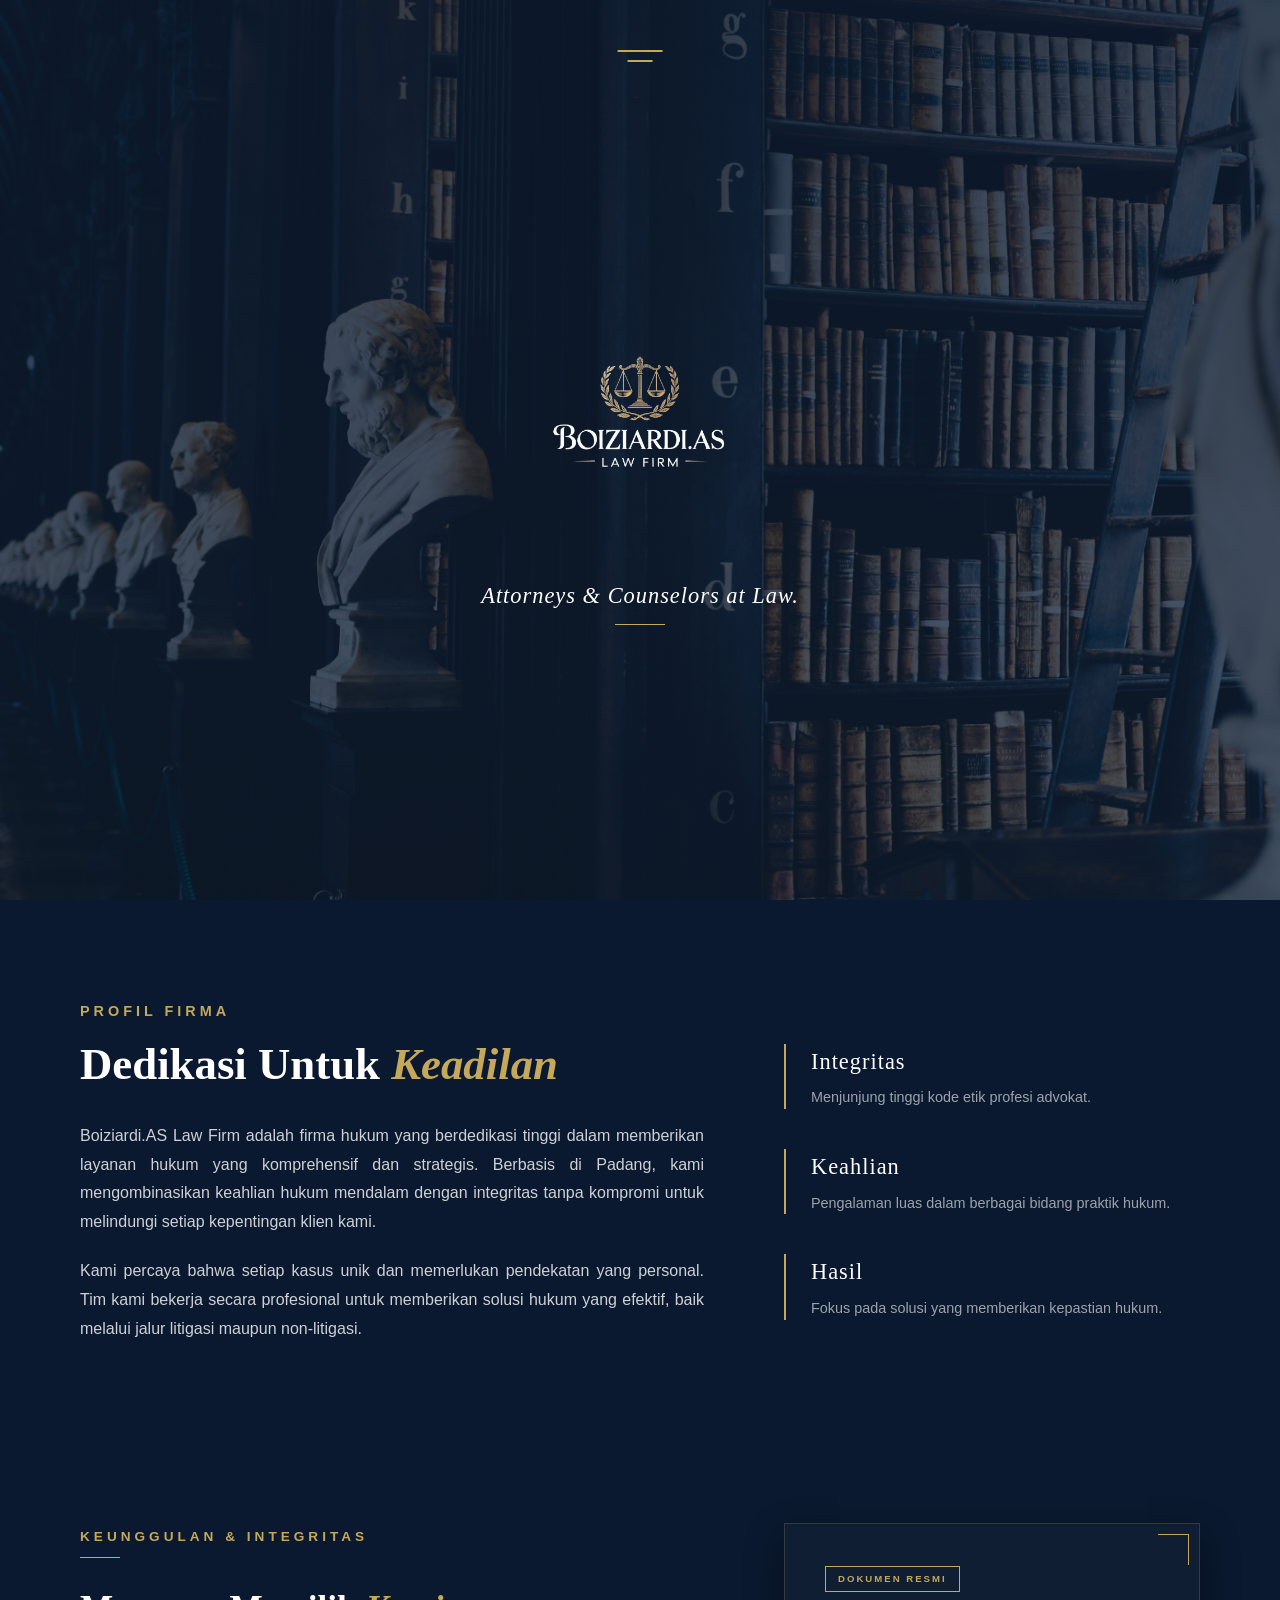
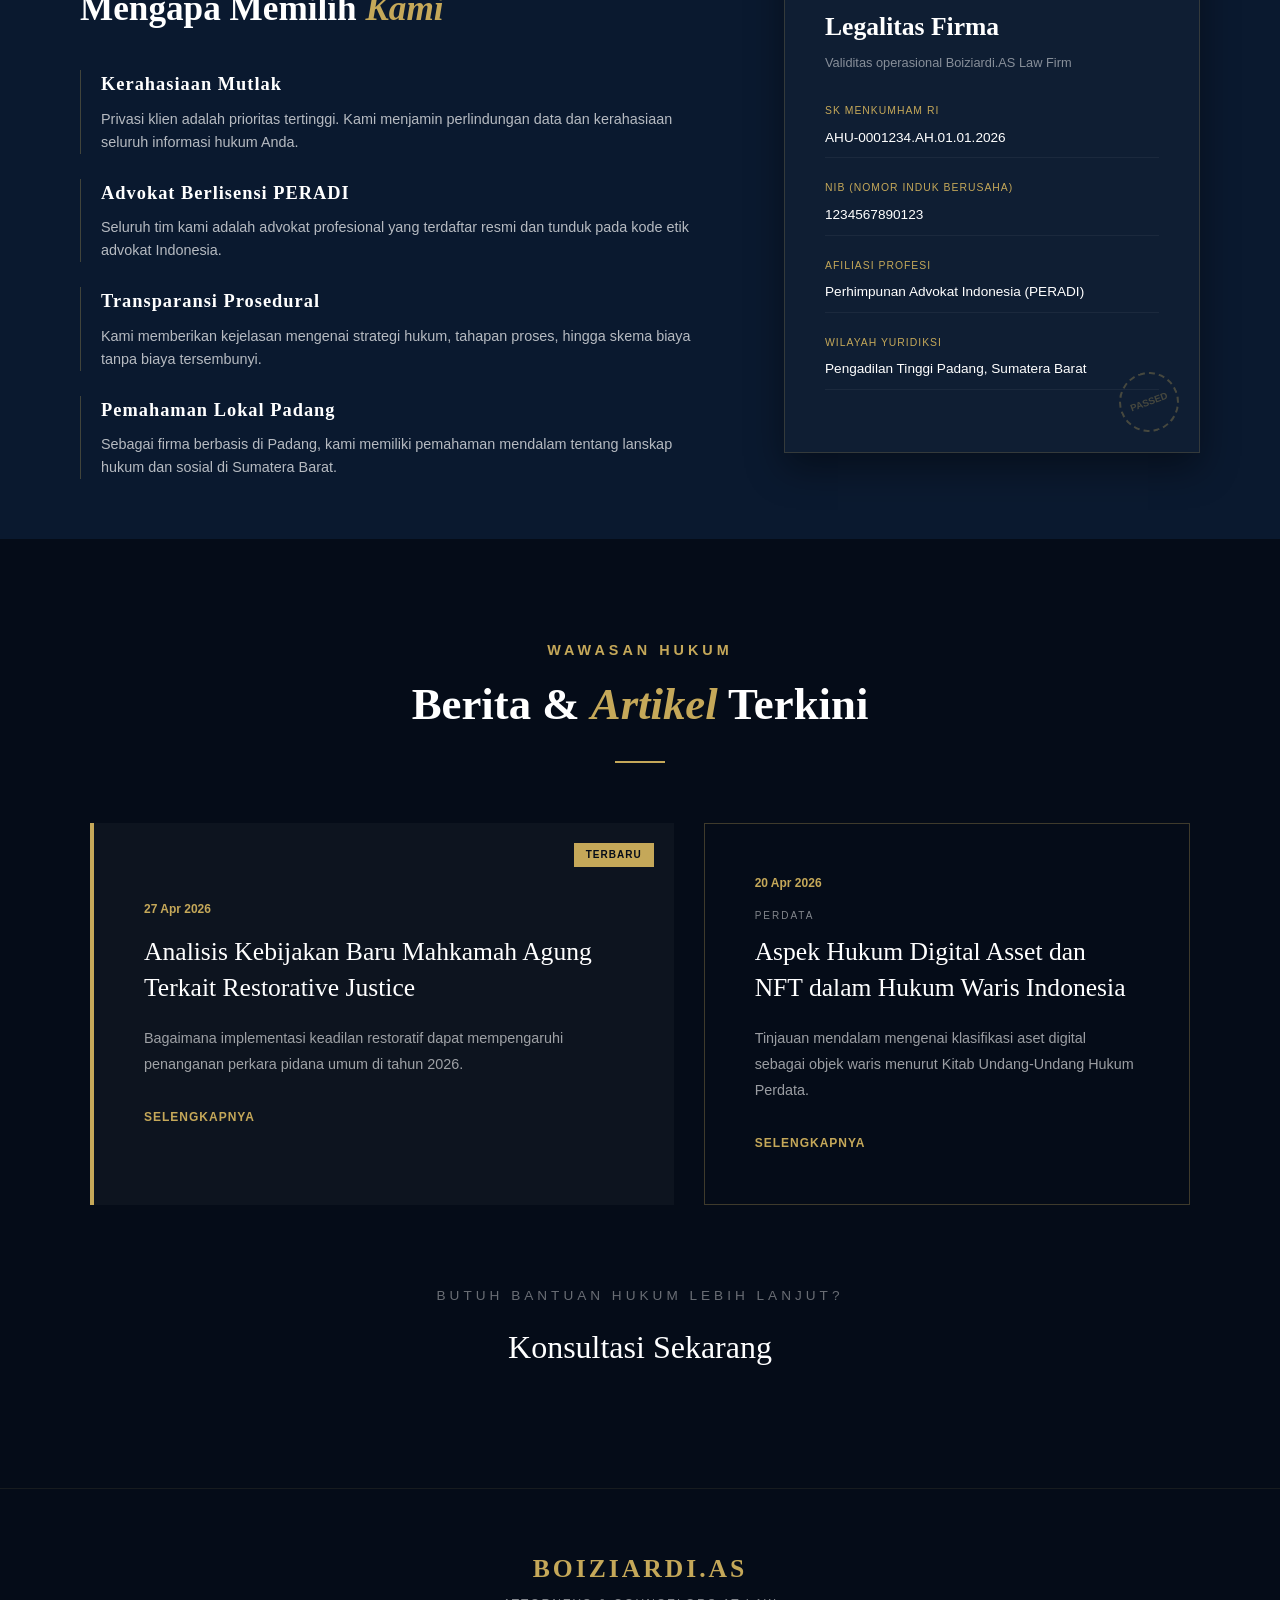
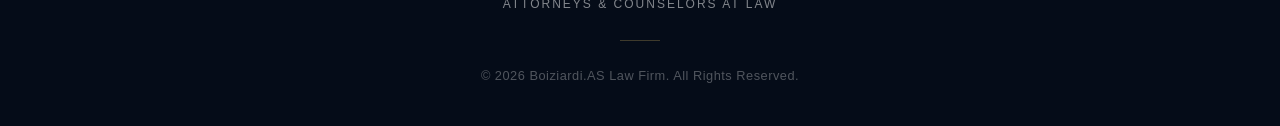
<file: index.html>
<!DOCTYPE html>
<html lang="id">
    <head>
    <link rel="stylesheet" href="Index.css">
</head>
<body>
    <!--Navigasi--> 
    <nav class="navbar">
        <input type="checkbox" id="menu-toggle" class="menu-checkbox">
        <label for="menu-toggle" class="menu-trigger">
    <div class="icon-wrapper">
        <span class="line-1"></span>
        <span class="line-2"></span>
    </div>
</label>
        <ul class="nav-menu">
            <li><a href="index.html">Beranda</a></li>
            <li><a href="Profil.html">Profil</a></li>
            <li><a href="Layanan.html">Layanan</a></li>
            <li><a href="Tim Kami.html">Tim Kami</a></li>
            <li><a href="Galeri.html">Galeri</a></li>
            <li><a href="Kontak.html">Kontak</a></li>
        </ul>
    </nav>
    
    <!--Home Page-->
    <section class="home-page" id="home">
        <div class="hero-content">
            <img src="Remove-bg Logo Boiziardi.png" alt="Boiziardi.As Law Firm Logo" class="main-logo">
            
            <p class="hero-title-ornament">
                Attorneys & Counselors at Law.
                <span class="gold-line"></span>
            </p>
        </div>
    </section>

    <!--Profil-->
    <section class="profile-section" id="about">
        <div class="container">
            <div class="profile-grid">
                <div class="profile-text">
                    <h3 class="sub-title">Profil Firma</h3>
                    <h2 class="main-title">Dedikasi Untuk <span class="gold-text">Keadilan</span></h2>
                    <p class="description">
                        Boiziardi.AS Law Firm adalah firma hukum yang berdedikasi tinggi dalam memberikan layanan hukum yang komprehensif dan strategis. Berbasis di Padang, kami mengombinasikan keahlian hukum mendalam dengan integritas tanpa kompromi untuk melindungi setiap kepentingan klien kami.
                    </p>
                    <p class="description">
                        Kami percaya bahwa setiap kasus unik dan memerlukan pendekatan yang personal. Tim kami bekerja secara profesional untuk memberikan solusi hukum yang efektif, baik melalui jalur litigasi maupun non-litigasi.
                    </p>
                </div>

                <div class="profile-stats">
                    <div class="stat-item">
                        <span class="stat-number">Integritas</span>
                        <p class="stat-desc">Menjunjung tinggi kode etik profesi advokat.</p>
                    </div>
                    <div class="stat-item">
                        <span class="stat-number">Keahlian</span>
                        <p class="stat-desc">Pengalaman luas dalam berbagai bidang praktik hukum.</p>
                    </div>
                    <div class="stat-item">
                        <span class="stat-number">Hasil</span>
                        <p class="stat-desc">Fokus pada solusi yang memberikan kepastian hukum.</p>
                    </div>
                </div>
            </div>
        </div>
    </section>

    <!--Mengapa Kami-->
    <section class="why-us-section" id="legalitas">
    <div class="container">
        <div class="why-us-flex">
            <div class="why-us-content">
                <div class="section-header-left">
                    <h3 class="sub-title">Keunggulan & Integritas</h3>
                    <h2 class="main-title">Mengapa Memilih <span class="gold-text">Kami</span></h2>
                </div>

                <div class="vertical-points">
                    <div class="point-item">
                        <h4>Kerahasiaan Mutlak</h4>
                        <p>Privasi klien adalah prioritas tertinggi. Kami menjamin perlindungan data dan kerahasiaan seluruh informasi hukum Anda.</p>
                    </div>
                    <div class="point-item">
                        <h4>Advokat Berlisensi PERADI</h4>
                        <p>Seluruh tim kami adalah advokat profesional yang terdaftar resmi dan tunduk pada kode etik advokat Indonesia.</p>
                    </div>
                    <div class="point-item">
                        <h4>Transparansi Prosedural</h4>
                        <p>Kami memberikan kejelasan mengenai strategi hukum, tahapan proses, hingga skema biaya tanpa biaya tersembunyi.</p>
                    </div>
                    <div class="point-item">
                        <h4>Pemahaman Lokal Padang</h4>
                        <p>Sebagai firma berbasis di Padang, kami memiliki pemahaman mendalam tentang lanskap hukum dan sosial di Sumatera Barat.</p>
                    </div>
                </div>
            </div>

            <div class="legal-panel">
                <div class="legal-card">
                    <div class="legal-header">
                        <div class="legal-stamp">DOKUMEN RESMI</div>
                        <h3>Legalitas Firma</h3>
                        <p>Validitas operasional Boiziardi.AS Law Firm</p>
                    </div>
                    
                    <div class="legal-list">
                        <div class="doc-row">
                            <small>SK MENKUMHAM RI</small>
                            <span>AHU-0001234.AH.01.01.2026</span>
                        </div>
                        <div class="doc-row">
                            <small>NIB (Nomor Induk Berusaha)</small>
                            <span>1234567890123</span>
                        </div>
                        <div class="doc-row">
                            <small>Afiliasi Profesi</small>
                            <span>Perhimpunan Advokat Indonesia (PERADI)</span>
                        </div>
                        <div class="doc-row">
                            <small>Wilayah Yuridiksi</small>
                            <span>Pengadilan Tinggi Padang, Sumatera Barat</span>
                        </div>
                    </div>

                    <div class="legal-seal">
                        <div class="seal-circle">PASSED</div>
                    </div>
                </div>
            </div>
        </div>
    </div>
</section>

    <!--Section Berita/News-->
    <section class="news-section" id="berita">
    <div class="container">
        <div class="section-header">
            <h3 class="sub-title">Wawasan Hukum</h3>
            <h2 class="main-title">Berita & <span class="gold-text">Artikel</span> Terkini</h2>
            <div class="gold-line-small"></div>
        </div>

        <div class="news-dual-layout">
            <article class="news-item item-featured">
                <div class="news-tag">Terbaru</div>
                <div class="news-body">
                    <span class="news-date">27 Apr 2026</span>
                    <h3>Analisis Kebijakan Baru Mahkamah Agung Terkait Restorative Justice</h3>
                    <p>Bagaimana implementasi keadilan restoratif dapat mempengaruhi penanganan perkara pidana umum di tahun 2026.</p>
                    <a href="#" class="news-link">Selengkapnya <i class="fas fa-arrow-right"></i></a>
                </div>
            </article>

            <article class="news-item item-outline">
                <div class="news-body">
                    <span class="news-date">20 Apr 2026</span>
                    <span class="news-cat">Perdata</span>
                    <h3>Aspek Hukum Digital Asset dan NFT dalam Hukum Waris Indonesia</h3>
                    <p>Tinjauan mendalam mengenai klasifikasi aset digital sebagai objek waris menurut Kitab Undang-Undang Hukum Perdata.</p>
                    <a href="#" class="news-link">Selengkapnya <i class="fas fa-arrow-right"></i></a>
                </div>
            </article>
        </div>
    </div>

    <div class="news-cta-container">
    <p class="cta-text">Butuh bantuan hukum lebih lanjut?</p>
    <a href="kontak.html" class="btn-consult">
        Konsultasi Sekarang 
        <span class="btn-line"></span>
    </a>
</div>
</section>

    <footer class="minimal-footer">
    <div class="container">
        <div class="footer-content">
            <h3 class="footer-brand">BOIZIARDI.AS</h3>
            <p class="footer-tagline">Attorneys & Counselors at Law</p>
            <div class="footer-divider"></div>
            <p class="footer-copyright">© 2026 Boiziardi.AS Law Firm. All Rights Reserved.</p>
        </div>
    </div>
</footer>

    
</body>
</html>
</file>
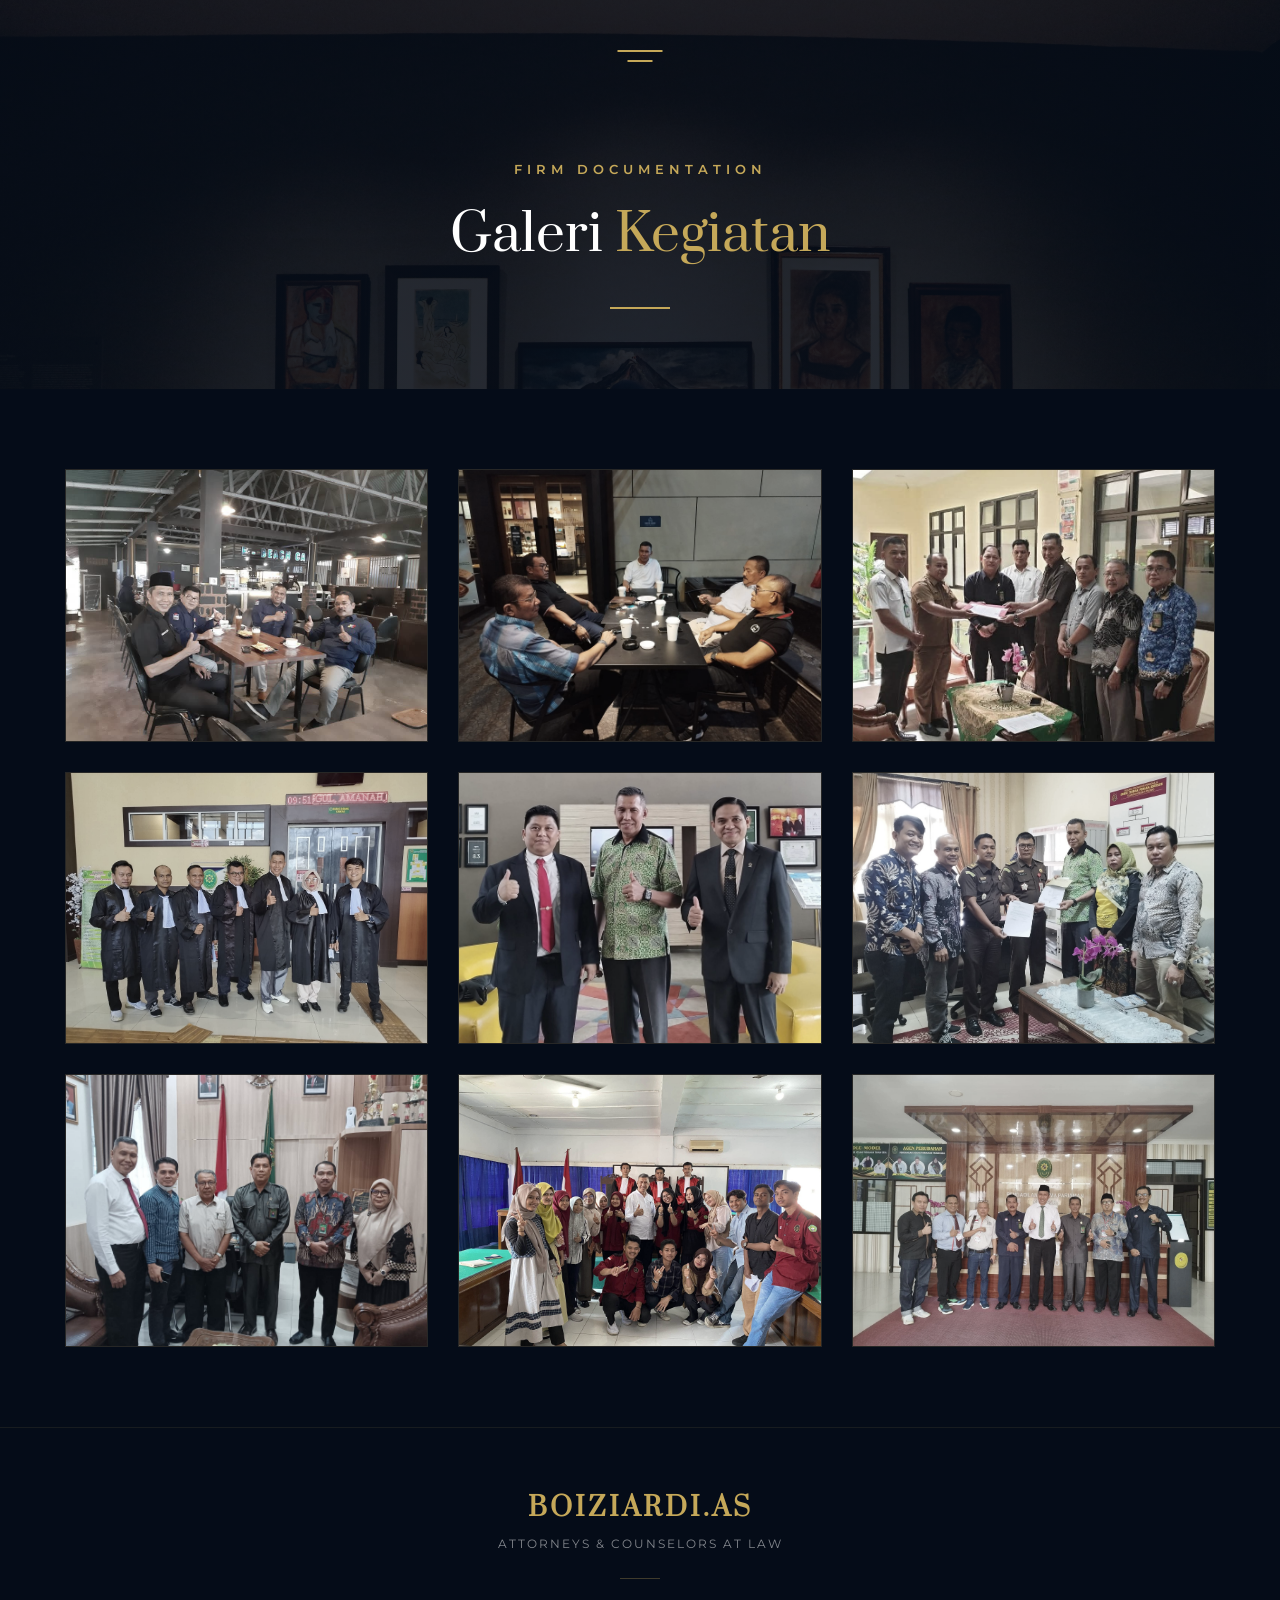
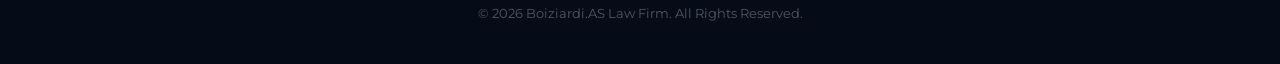
<file: Galeri.html>
<!DOCTYPE html>
<html lang="id">
<head>
    <meta charset="UTF-8">
    <meta name="viewport" content="width=device-width, initial-scale=1.0">
    <title>Galeri Dokumentasi - Boiziardi.AS Law Firm</title>
    <link href="https://fonts.googleapis.com/css2?family=Prata&family=Montserrat:wght@300;400;600&display=swap" rel="stylesheet">
    <link rel="stylesheet" href="Galeri.css">
</head>
<body>

    <nav class="navbar">
        <input type="checkbox" id="menu-toggle" class="menu-checkbox">
        <label for="menu-toggle" class="menu-trigger">
    <div class="icon-wrapper">
        <span class="line-1"></span>
        <span class="line-2"></span>
    </div>
</label>
        <ul class="nav-menu">
            <li><a href="index.html">Beranda</a></li>
            <li><a href="Profil.html">Profil</a></li>
            <li><a href="Layanan.html">Layanan</a></li>
            <li><a href="Tim Kami.html">Tim Kami</a></li>
            <li><a href="Galeri.html">Galeri</a></li>
            <li><a href="Kontak.html">Kontak</a></li>
        </ul>
    </nav>

    <header class="gallery-header">
        <div class="container">
            <span class="sub-title">Firm Documentation</span>
            <h1 class="main-title">Galeri <span class="gold-text">Kegiatan</span></h1>
            <div class="gold-line-center"></div>
        </div>
    </header>

    <section class="gallery-section">
        <div class="container">
            <div class="gallery-grid">
                
                <div class="gallery-item">
                    <img src="Galeri-1.jpeg" alt="Litigasi Perdata">
                    <div class="gallery-overlay">
                        <p class="gallery-cat">Non-Litigasi Perdata</p>
                        <h4 class="gallery-title">Kuasa BPR JKT Pariaman</h4>
                    </div>
                </div>

                <div class="gallery-item">
                    <img src="Galeri-2.jpeg" alt="Mediasi">
                    <div class="gallery-overlay">
                        <p class="gallery-cat">Hukum Bisnis</p>
                        <h4 class="gallery-title">Pendampingan Negosiasi Owner Aciak Mart</h4>
                    </div>
                </div>

                <div class="gallery-item">
                    <img src="Galeri-3.jpeg" alt="Agraria">
                    <div class="gallery-overlay">
                        <p class="gallery-cat">Litigasi Perdata</p>
                        <h4 class="gallery-title">ANMANING Eksekusi Perkara Wanprestasi</h4>
                    </div>
                </div>

                <div class="gallery-item">
                    <img src="Galeri-4.jpeg" alt="Mediasi">
                    <div class="gallery-overlay">
                        <p class="gallery-cat">Hukum Pidana</p>
                        <h4 class="gallery-title">Pendampingan Perkara Pidana</h4>
                    </div>
                </div>

                <div class="gallery-item">
                    <img src="Galeri-5.jpeg" alt="Mediasi">
                    <div class="gallery-overlay">
                        <p class="gallery-cat">Mediator</p>
                        <h4 class="gallery-title">Diskusi Mediasi</h4>
                    </div>
                </div>

                <div class="gallery-item">
                    <img src="Galeri-6.jpeg" alt="Mediasi">
                    <div class="gallery-overlay">
                        <p class="gallery-cat">Hukum Pidana</p>
                        <h4 class="gallery-title">Pendampidangan Perkara Pidana</h4>
                    </div>
                </div>

                <div class="gallery-item">
                    <img src="Galeri-7.jpeg" alt="Mediasi">
                    <div class="gallery-overlay">
                        <p class="gallery-cat">HAPTUN</p>
                        <h4 class="gallery-title">Silaturahmi dengan Ketua PTUN Padang</h4>
                    </div>
                </div>

                <div class="gallery-item">
                    <img src="Galeri-8.jpeg" alt="Mediasi">
                    <div class="gallery-overlay">
                        <p class="gallery-cat">Akademisi</p>
                        <h4 class="gallery-title">Pembina pada Peradilan Semu Fakultas Hukum Tamsis</h4>
                    </div>
                </div>

                <div class="gallery-item">
                    <img src="Galeri-9.jpeg" alt="Mediasi">
                    <div class="gallery-overlay">
                        <p class="gallery-cat">Pengadilan Agama</p>
                        <h4 class="gallery-title">Silaturahmi dengan Ketua Pengadilan Agama Pariaman</h4>
                    </div>
                </div>

            </div>
        </div>
    </section>

    <footer class="minimal-footer">
        <div class="container">
            <h3 class="footer-brand">BOIZIARDI.AS</h3>
            <p class="footer-tagline">Attorneys & Counselors at Law</p>
            <div class="footer-divider"></div>
            <p class="footer-copyright">© 2026 Boiziardi.AS Law Firm. All Rights Reserved.</p>
        </div>
    </footer>

</body>
</html>
</file>
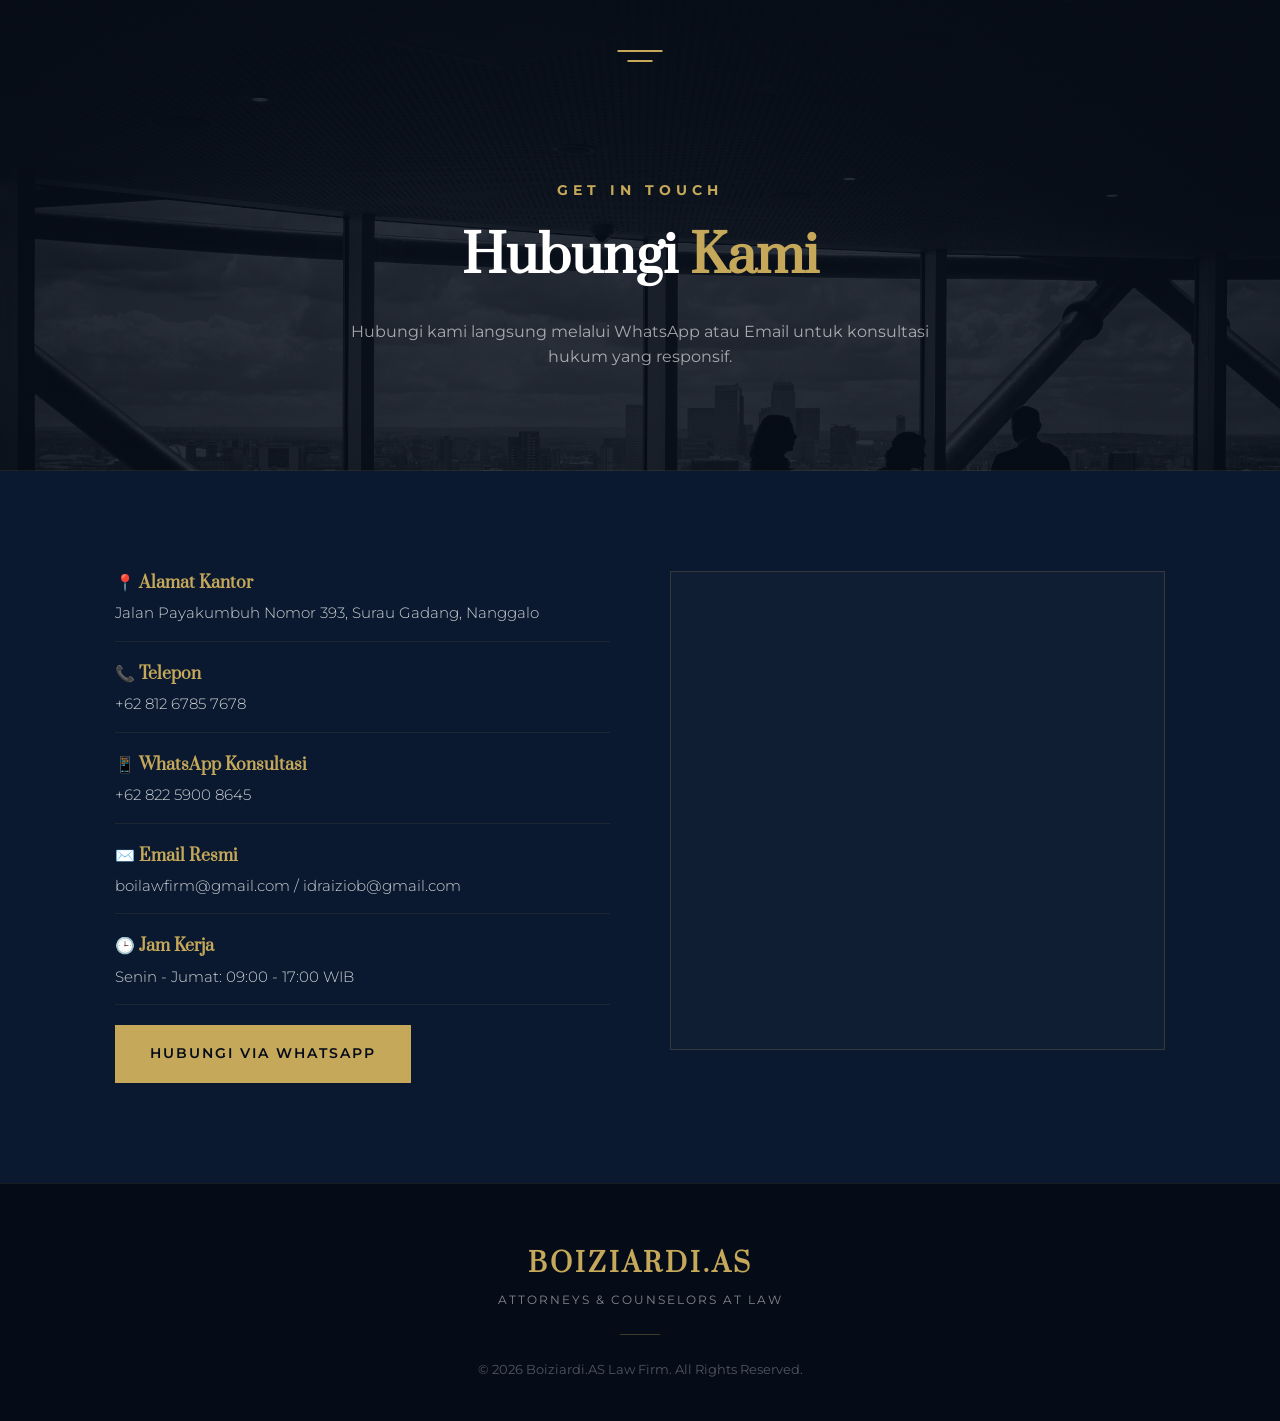
<file: Kontak.html>
<!DOCTYPE html>
<html lang="id">
<head>
    <meta charset="UTF-8">
    <meta name="viewport" content="width=device-width, initial-scale=1.0">
    <title>Kontak Kami - Boiziardi.AS Law Firm</title>
    <link href="https://fonts.googleapis.com/css2?family=Prata&family=Montserrat:wght@300;400;600&display=swap" rel="stylesheet">
    <link rel="stylesheet" href="Kontak.css">
</head>
<body>

    <nav class="navbar">
        <input type="checkbox" id="menu-toggle" class="menu-checkbox">
        <label for="menu-toggle" class="menu-trigger">
    <div class="icon-wrapper">
        <span class="line-1"></span>
        <span class="line-2"></span>
    </div>
</label>
        <ul class="nav-menu">
            <li><a href="index.html">Beranda</a></li>
            <li><a href="Profil.html">Profil</a></li>
            <li><a href="Layanan.html">Layanan</a></li>
            <li><a href="Tim Kami.html">Tim Kami</a></li>
            <li><a href="Galeri.html">Galeri</a></li>
            <li><a href="Kontak.html">Kontak</a></li>
        </ul>
    </nav>

    <header class="contact-header">
        <div class="container">
            <h3 class="sub-title">Get in Touch</h3>
            <h1 class="main-title">Hubungi <span class="gold-text">Kami</span></h1>
            <p class="header-desc">Hubungi kami langsung melalui WhatsApp atau Email untuk konsultasi hukum yang responsif.</p>
        </div>
    </header>

    <section class="contact-content-section">
        <div class="container">
            <div class="contact-grid">
                
                <div class="info-column">
    <div class="contact-box">
        <h4 class="gold-text">📍 Alamat Kantor</h4>
        <p>Jalan Payakumbuh Nomor 393, Surau Gadang, Nanggalo</p>
    </div>

    <div class="contact-box">
        <h4 class="gold-text">📞 Telepon</h4>
        <p>+62 812 6785 7678</p>
    </div>

    <div class="contact-box">
        <h4 class="gold-text">📱 WhatsApp Konsultasi</h4>
        <p>+62 822 5900 8645</p>
    </div>

    <div class="contact-box">
        <h4 class="gold-text">✉️ Email Resmi</h4>
        <p>boilawfirm@gmail.com / idraiziob@gmail.com</p> 
    </div>

    <div class="contact-box">
        <h4 class="gold-text">🕒 Jam Kerja</h4>
        <p>Senin - Jumat: 09:00 - 17:00 WIB</p>
    </div>

    <div class="action-buttons">
        <a href="https://wa.me/6282259008645" class="btn-wa">HUBUNGI VIA WHATSAPP</a>
    </div>
</div>

                <div class="map-column">
                    <div class="map-frame">
                        <iframe 
  src="https://www.google.com/maps/embed?pb=!1m18!1m12!1m3!1d3989.336118491879!2d100.36455117582297!3d-0.8912316353384218!2m3!1f0!2f0!3f0!3m2!1i1024!2i768!4f13.1!3m3!1m2!1s0x2fd4b8a0aeaeb6d1%3A0x7ac455a1735da0f2!2sJl.%20Payakumbuh%20No.393%2C%20Surau%20Gadang%2C%20Kec.%20Nanggalo%2C%20Kota%20Padang%2C%20Sumatera%20Barat%2025173!5e0!3m2!1sid!2sid!4v1714343200000!5m2!1sid!2sid" 
  width="100%" height="450" style="border:0;" allowfullscreen="" loading="lazy">
</iframe>
                    </div>
                </div>

            </div>
        </div>
    </section>

        <footer class="minimal-footer">
        <div class="container">
            <div class="footer-content">
                <h3 class="footer-brand">BOIZIARDI.AS</h3>
                <p class="footer-tagline">Attorneys & Counselors at Law</p>
                <div class="footer-divider"></div>
                <p class="footer-copyright">© 2026 Boiziardi.AS Law Firm. All Rights Reserved.</p>
            </div>
        </div>
    </footer>

</body>
</html>
</file>
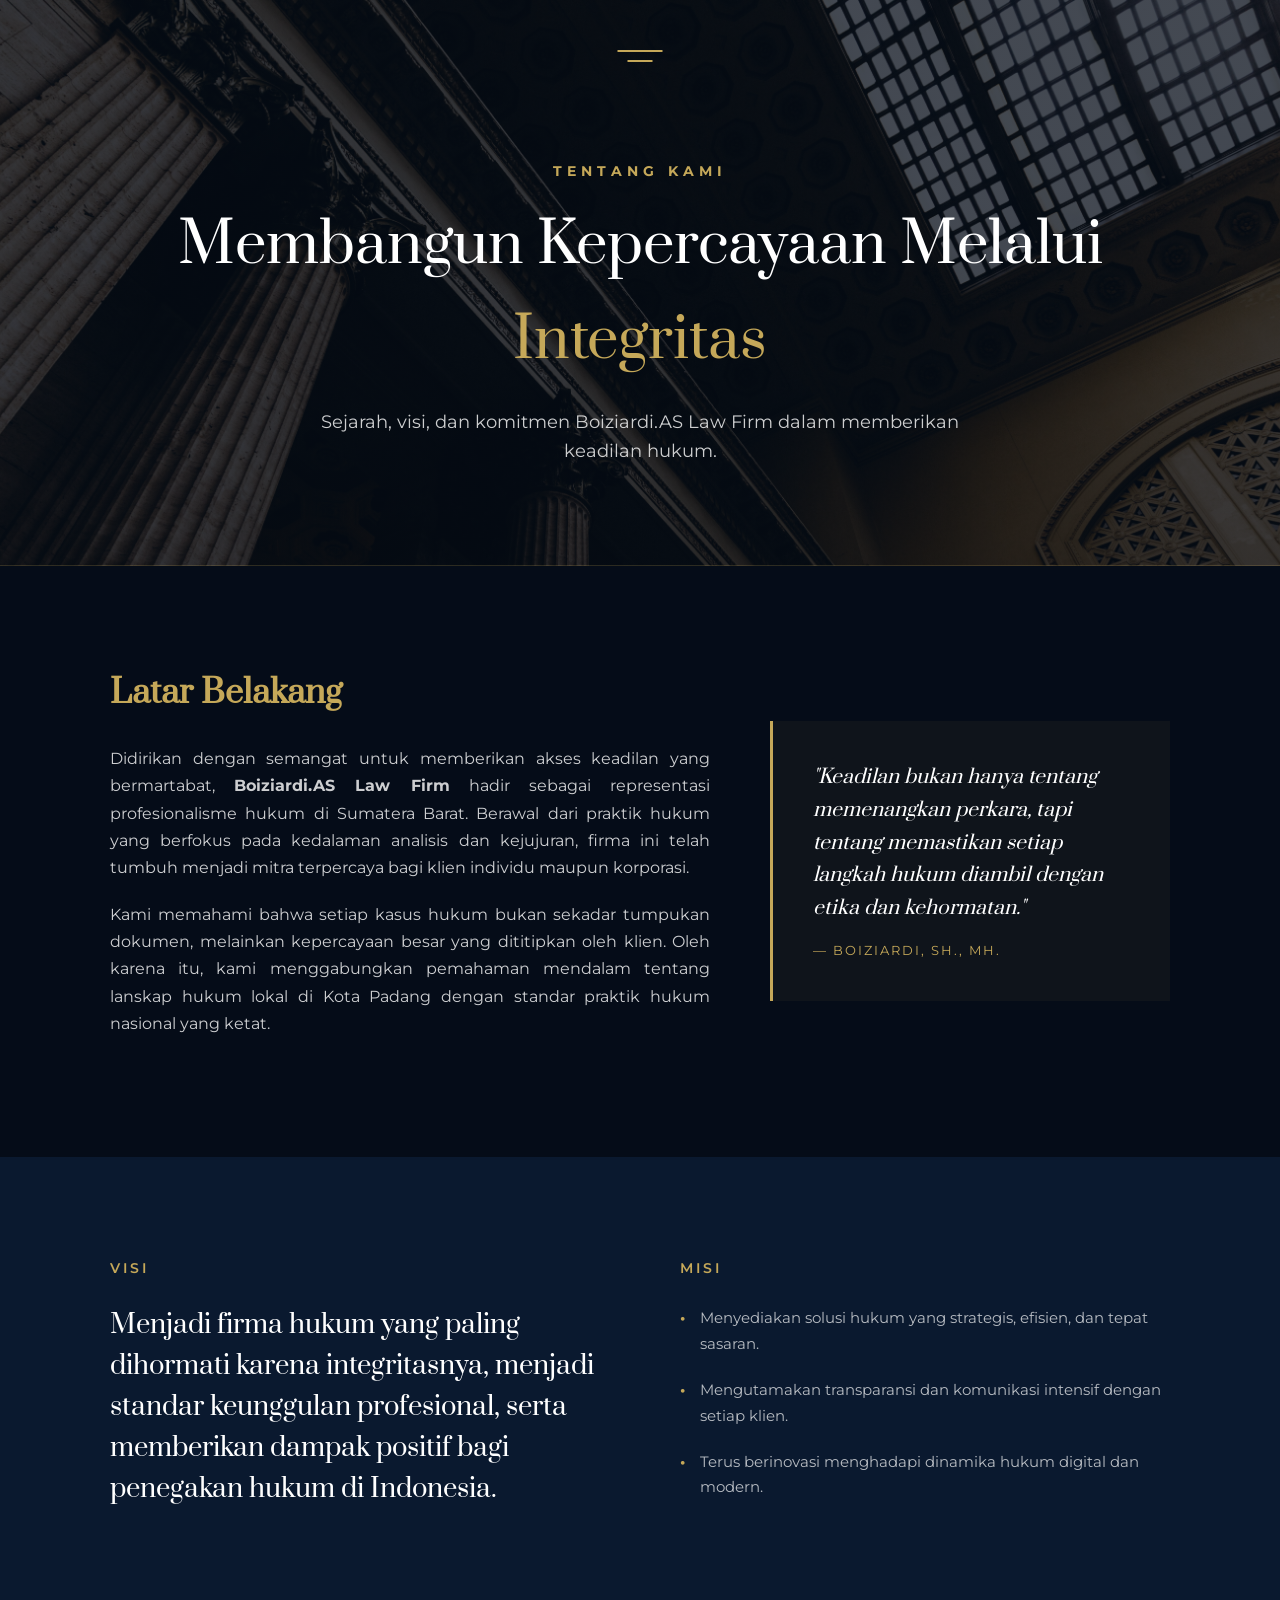
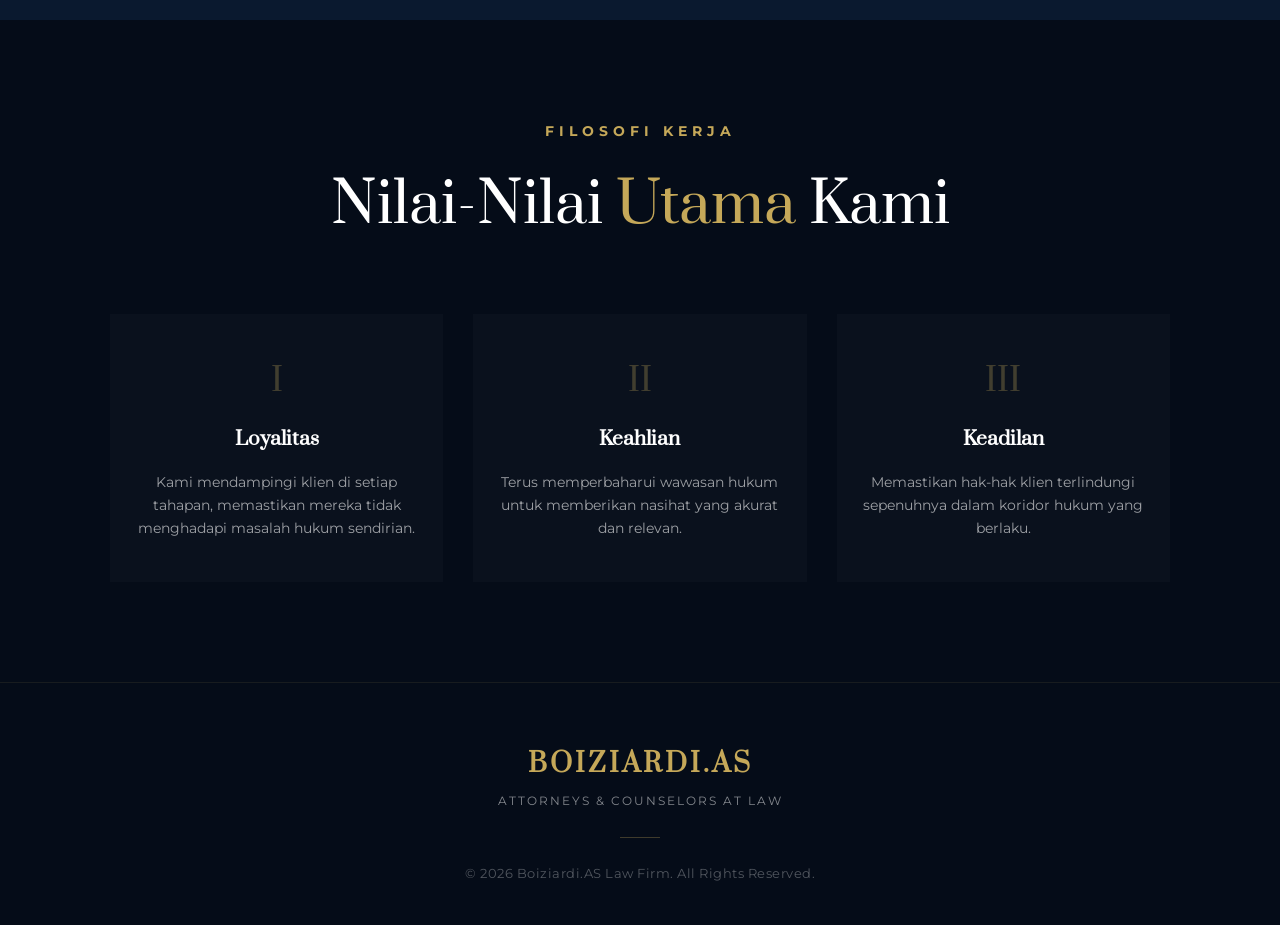
<file: Profil.html>
<!DOCTYPE html>
<html lang="id">
<head>
    <meta charset="UTF-8">
    <meta name="viewport" content="width=device-width, initial-scale=1.0">
    <title>Profil Firma - Boiziardi.AS Law Firm</title>
    <link rel="stylesheet" href="Profil.css">
    <link href="https://fonts.googleapis.com/css2?family=Prata&family=Montserrat:wght@300;400;600&display=swap" rel="stylesheet">
</head>
<body>

 <nav class="navbar">
        <input type="checkbox" id="menu-toggle" class="menu-checkbox">
        <label for="menu-toggle" class="menu-trigger">
    <div class="icon-wrapper">
        <span class="line-1"></span>
        <span class="line-2"></span>
    </div>
</label>
        <ul class="nav-menu">
            <li><a href="index.html">Beranda</a></li>
            <li><a href="Profil.html">Profil</a></li>
            <li><a href="Layanan.html">Layanan</a></li>
            <li><a href="Tim Kami.html">Tim Kami</a></li>
            <li><a href="Galeri.html">Galeri</a></li>
            <li><a href="Kontak.html">Kontak</a></li>
        </ul>
    </nav>

    <header class="profile-header">
        <div class="container">
            <h3 class="sub-title">Tentang Kami</h3>
            <h1 class="main-title">Membangun Kepercayaan Melalui <span class="gold-text">Integritas</span></h1>
            <p class="header-desc">Sejarah, visi, dan komitmen Boiziardi.AS Law Firm dalam memberikan keadilan hukum.</p>
        </div>
    </header>

    <section class="about-detail">
        <div class="container">
            <div class="about-grid">
                <div class="about-text">
                    <h3 class="gold-title">Latar Belakang</h3>
                    <p>Didirikan dengan semangat untuk memberikan akses keadilan yang bermartabat, <strong>Boiziardi.AS Law Firm</strong> hadir sebagai representasi profesionalisme hukum di Sumatera Barat. Berawal dari praktik hukum yang berfokus pada kedalaman analisis dan kejujuran, firma ini telah tumbuh menjadi mitra terpercaya bagi klien individu maupun korporasi.</p>
                    <p>Kami memahami bahwa setiap kasus hukum bukan sekadar tumpukan dokumen, melainkan kepercayaan besar yang dititipkan oleh klien. Oleh karena itu, kami menggabungkan pemahaman mendalam tentang lanskap hukum lokal di Kota Padang dengan standar praktik hukum nasional yang ketat.</p>
                </div>
                <div class="about-quote">
                    <p>"Keadilan bukan hanya tentang memenangkan perkara, tapi tentang memastikan setiap langkah hukum diambil dengan etika dan kehormatan."</p>
                    <span>— Boiziardi, SH., MH.</span>
                </div>
            </div>
        </div>
    </section>

    <section class="vision-mission-section" id="visi-misi">
    <div class="container">
        <div class="vm-minimal-wrapper">
            
            <div class="vm-col visi-col">
                <h3 class="gold-title-min">Visi</h3>
                <p class="vm-text-big">Menjadi firma hukum yang paling dihormati karena integritasnya, menjadi standar keunggulan profesional, serta memberikan dampak positif bagi penegakan hukum di Indonesia.</p>
            </div>

            <div class="vm-col misi-col">
                <h3 class="gold-title-min">Misi</h3>
                <ul class="vm-list-min">
                    <li>Menyediakan solusi hukum yang strategis, efisien, dan tepat sasaran.</li>
                    <li>Mengutamakan transparansi dan komunikasi intensif dengan setiap klien.</li>
                    <li>Terus berinovasi menghadapi dinamika hukum digital dan modern.</li>
                </ul>
            </div>

        </div>
    </div>
</section>

    <section class="core-values">
        <div class="container">
            <div class="section-header-center">
                <h3 class="sub-title">Filosofi Kerja</h3>
                <h2 class="main-title">Nilai-Nilai <span class="gold-text">Utama</span> Kami</h2>
            </div>
            <div class="values-grid">
                <div class="value-item">
                    <span class="value-index">I</span>
                    <h4>Loyalitas</h4>
                    <p>Kami mendampingi klien di setiap tahapan, memastikan mereka tidak menghadapi masalah hukum sendirian.</p>
                </div>
                <div class="value-item">
                    <span class="value-index">II</span>
                    <h4>Keahlian</h4>
                    <p>Terus memperbaharui wawasan hukum untuk memberikan nasihat yang akurat dan relevan.</p>
                </div>
                <div class="value-item">
                    <span class="value-index">III</span>
                    <h4>Keadilan</h4>
                    <p>Memastikan hak-hak klien terlindungi sepenuhnya dalam koridor hukum yang berlaku.</p>
                </div>
            </div>
        </div>
    </section>

    <footer class="minimal-footer">
    <div class="container">
        <div class="footer-content">
            <h3 class="footer-brand">BOIZIARDI.AS</h3>
            <p class="footer-tagline">Attorneys & Counselors at Law</p>
            <div class="footer-divider"></div>
            <p class="footer-copyright">© 2026 Boiziardi.AS Law Firm. All Rights Reserved.</p>
        </div>
    </div>
</footer>

</body>
</html>
</file>
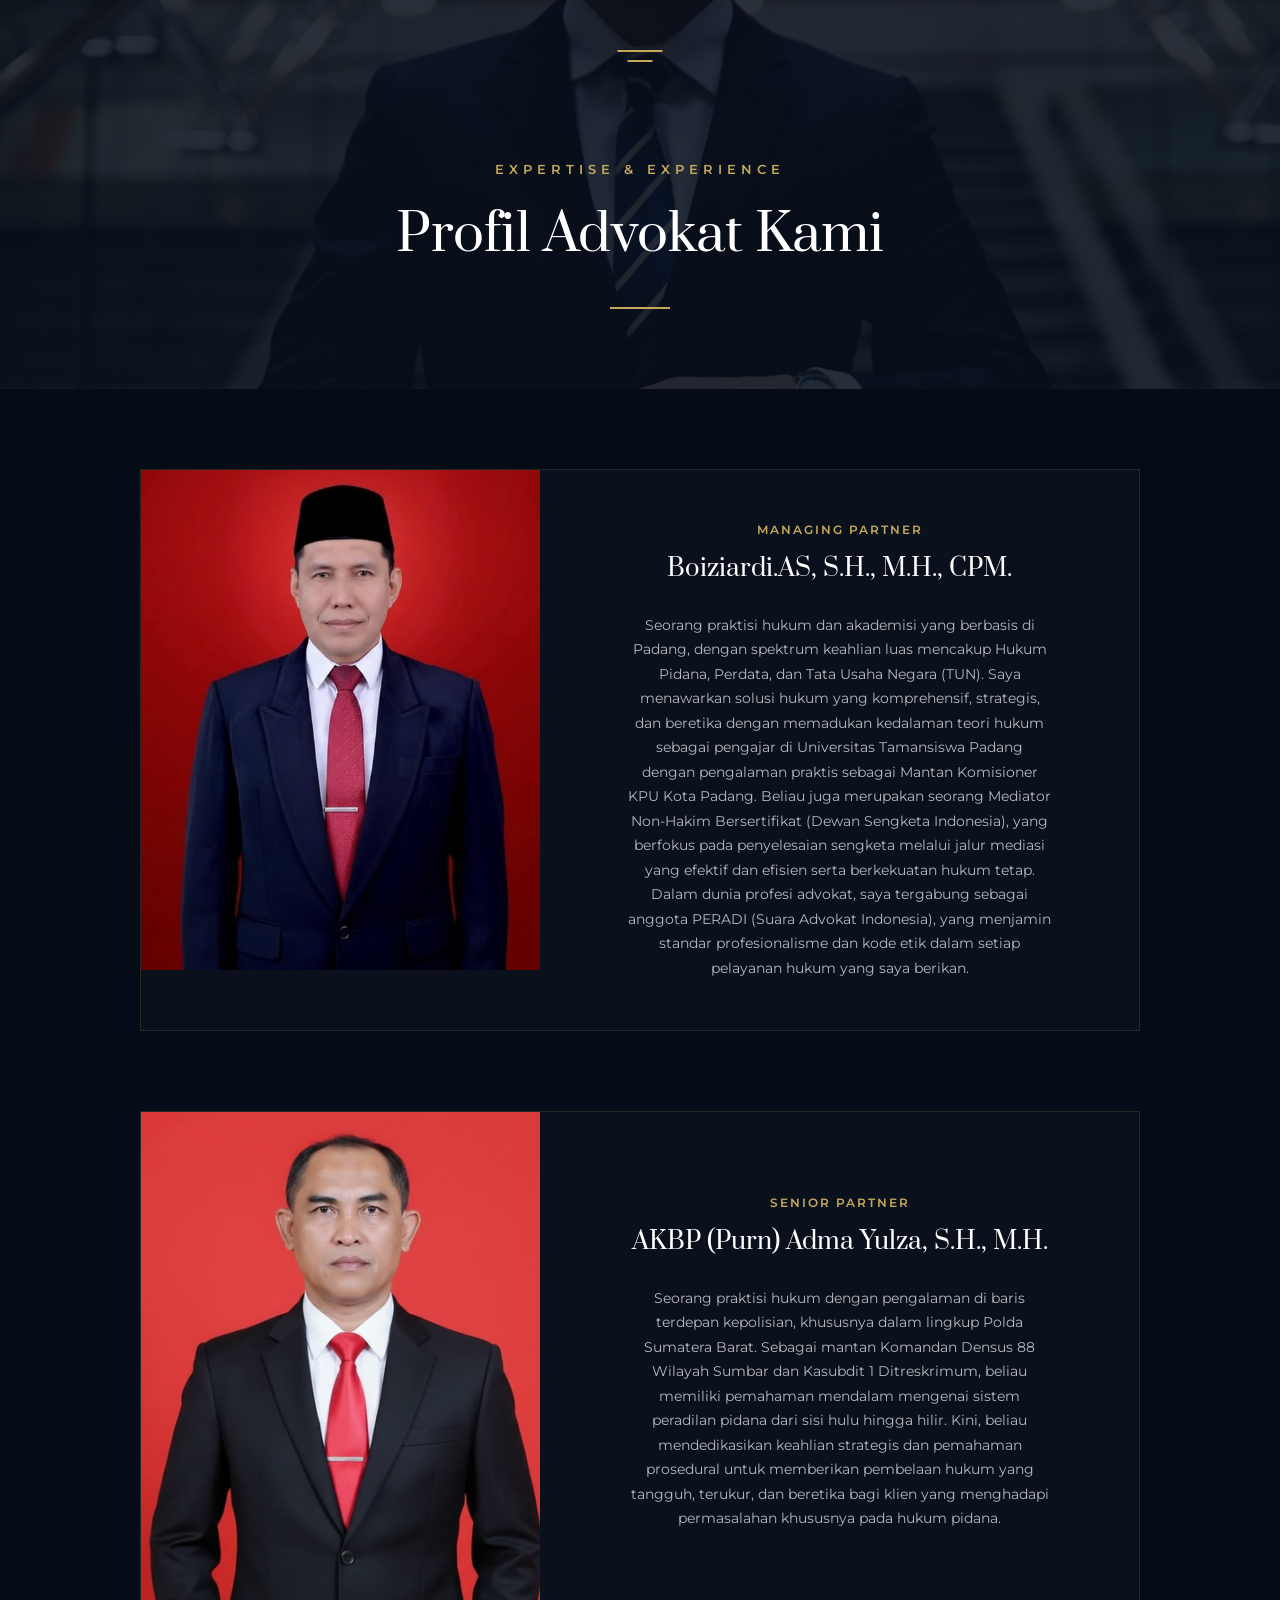
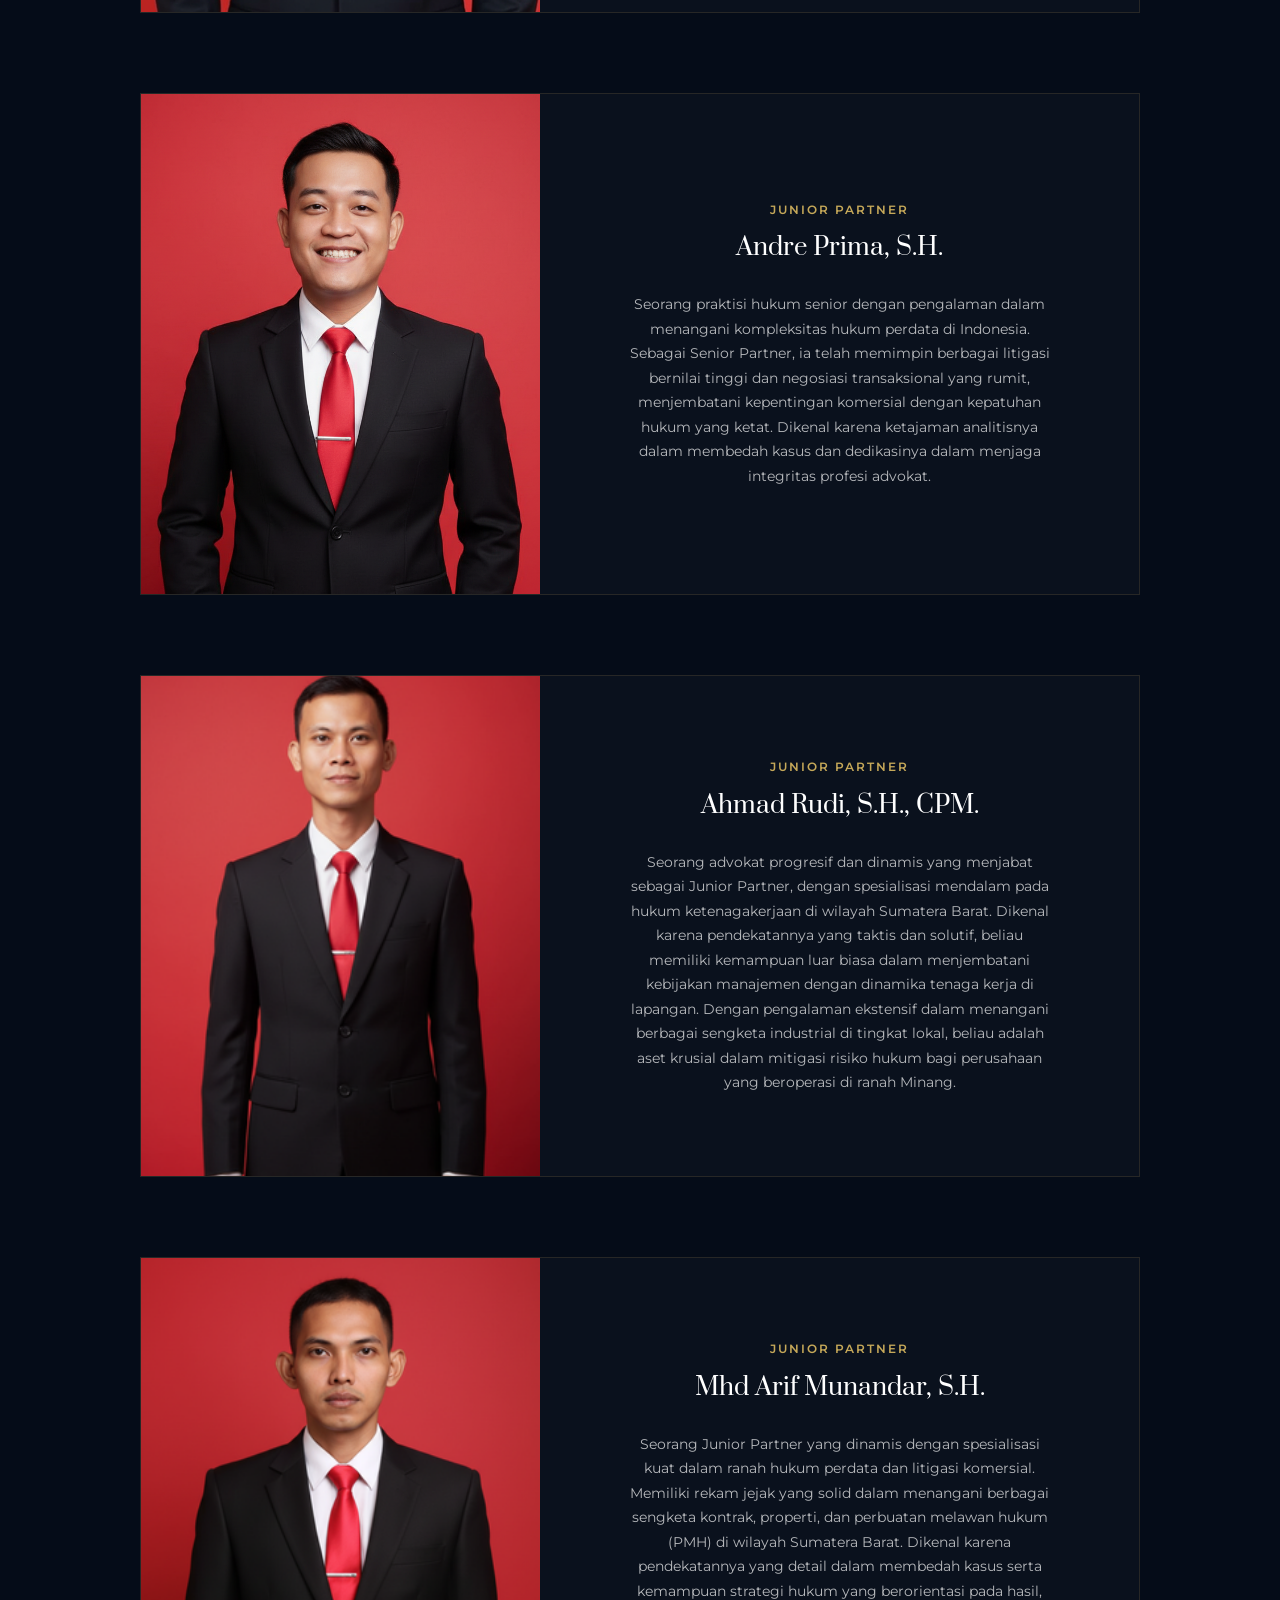
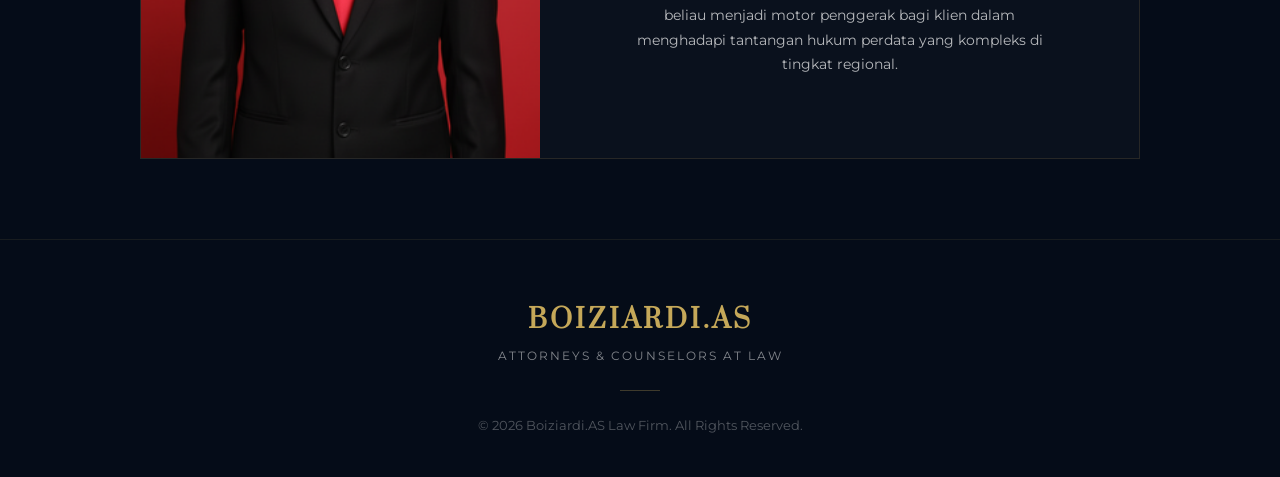
<file: Tim Kami.html>
<!DOCTYPE html>
<html lang="id">
<head>
    <meta charset="UTF-8">
    <meta name="viewport" content="width=device-width, initial-scale=1.0">
    <title>Tim Ahli - Boiziardi.AS Law Firm</title>
    <link rel="stylesheet" href="Tim Kami.css">
    <link href="https://fonts.googleapis.com/css2?family=Prata&family=Montserrat:wght@300;400;600&display=swap" rel="stylesheet">
</head>
<body>

    <nav class="navbar">
        <input type="checkbox" id="menu-toggle" class="menu-checkbox">
        <label for="menu-toggle" class="menu-trigger">
    <div class="icon-wrapper">
        <span class="line-1"></span>
        <span class="line-2"></span>
    </div>
</label>
        <ul class="nav-menu">
            <li><a href="index.html">Beranda</a></li>
            <li><a href="Profil.html">Profil</a></li>
            <li><a href="Layanan.html">Layanan</a></li>
            <li><a href="Tim Kami.html">Tim Kami</a></li>
            <li><a href="Galeri.html">Galeri</a></li>
            <li><a href="Kontak.html">Kontak</a></li>
        </ul>
    </nav>

    <header class="team-header">
        <div class="container">
            <h3 class="sub-title">Expertise & Experience</h3>
            <h1 class="main-title">Profil Advokat <span class="gold-text">Kami</span></h1>
            <div class="gold-line-center"></div>
        </div>
    </header>

    <section class="team-page-premium">
        <div class="container">
            <div class="leader-section">
    <div class="member-card horizontal-card">
        <div class="member-img-container">
            <img src="Boiziardi-Photo.png" alt="Boiziardi">
        </div>
        <div class="member-info">
            <p class="role-badge">Managing Partner</p>
            <h3>Boiziardi.AS, S.H., M.H., CPM.</h3>
            <p class="bio">Seorang praktisi hukum dan akademisi yang berbasis di Padang, dengan spektrum keahlian luas mencakup Hukum Pidana,
                Perdata, dan Tata Usaha Negara (TUN). Saya menawarkan solusi hukum yang komprehensif, strategis, dan beretika dengan memadukan
                kedalaman teori hukum sebagai pengajar di Universitas Tamansiswa Padang dengan pengalaman praktis sebagai Mantan Komisioner 
                KPU Kota Padang. Beliau juga merupakan seorang Mediator Non-Hakim Bersertifikat (Dewan Sengketa Indonesia), yang berfokus pada
                penyelesaian sengketa melalui jalur mediasi yang efektif dan efisien serta berkekuatan hukum tetap. Dalam dunia profesi advokat, saya tergabung 
                sebagai anggota PERADI (Suara Advokat Indonesia), yang menjamin standar profesionalisme dan kode etik dalam setiap pelayanan hukum 
                yang saya berikan.
                </p>
        </div>
    </div>
</div>

<div class="leader-section">
    <div class="member-card horizontal-card">
        <div class="member-img-container">
            <img src="Adma Yulza-Photo.png" alt="Adma">
        </div>
        <div class="member-info">
            <p class="role-badge">Senior Partner</p>
            <h3>AKBP (Purn) Adma Yulza, S.H., M.H.</h3>
            <p class="bio">Seorang praktisi hukum dengan pengalaman di baris terdepan kepolisian, khususnya dalam lingkup Polda Sumatera Barat.
                Sebagai mantan Komandan Densus 88 Wilayah Sumbar dan Kasubdit 1 Ditreskrimum, beliau memiliki pemahaman mendalam mengenai sistem 
                peradilan pidana dari sisi hulu hingga hilir. Kini, beliau mendedikasikan keahlian strategis dan pemahaman prosedural untuk 
                memberikan pembelaan hukum yang tangguh, terukur, dan beretika bagi klien yang menghadapi permasalahan khususnya pada hukum pidana.</p>
        </div>
    </div>
</div>

<div class="leader-section">
    <div class="member-card horizontal-card">
        <div class="member-img-container">
            <img src="Andre Prima-Photo.png" alt="Andre">
        </div>
        <div class="member-info">
            <p class="role-badge">Junior Partner</p>
            <h3>Andre Prima, S.H.</h3>
            <p class="bio">Seorang praktisi hukum senior dengan pengalaman  
                dalam menangani kompleksitas hukum perdata di Indonesia. Sebagai Senior Partner, ia telah memimpin 
                berbagai litigasi bernilai tinggi dan negosiasi transaksional yang rumit, menjembatani kepentingan 
                komersial dengan kepatuhan hukum yang ketat. Dikenal karena ketajaman analitisnya dalam membedah 
                kasus dan dedikasinya dalam menjaga integritas profesi advokat.</p>
        </div>
    </div>
</div>

<div class="leader-section">
    <div class="member-card horizontal-card">
        <div class="member-img-container">
            <img src="Ahmad Rudi-Photo.png" alt="Rudi">
        </div>
        <div class="member-info">
            <p class="role-badge">Junior Partner</p>
            <h3>Ahmad Rudi, S.H., CPM.</h3>
            <p class="bio">Seorang advokat progresif dan dinamis yang menjabat sebagai Junior Partner, 
                dengan spesialisasi mendalam pada hukum ketenagakerjaan di wilayah Sumatera Barat. 
                Dikenal karena pendekatannya yang taktis dan solutif, beliau memiliki kemampuan luar biasa 
                dalam menjembatani kebijakan manajemen dengan dinamika tenaga kerja di lapangan. 
                Dengan pengalaman ekstensif dalam menangani berbagai sengketa industrial di tingkat lokal, 
                beliau adalah aset krusial dalam mitigasi risiko hukum bagi perusahaan yang beroperasi di ranah Minang.</p>
        </div>
    </div>
</div>

<div class="leader-section">
    <div class="member-card horizontal-card">
        <div class="member-img-container">
            <img src="Arif Munandar-Photo.png" alt="Arif">
        </div>
        <div class="member-info">
            <p class="role-badge">Junior Partner</p>
            <h3>Mhd Arif Munandar, S.H.</h3>
            <p class="bio">Seorang Junior Partner yang dinamis dengan spesialisasi kuat dalam ranah hukum 
                perdata dan litigasi komersial. Memiliki rekam jejak yang solid dalam menangani berbagai 
                sengketa kontrak, properti, dan perbuatan melawan hukum (PMH) di wilayah Sumatera Barat. 
                Dikenal karena pendekatannya yang detail dalam membedah kasus serta kemampuan strategi hukum
                 yang berorientasi pada hasil, beliau menjadi motor penggerak bagi klien dalam menghadapi 
                 tantangan hukum perdata yang kompleks di tingkat regional.</p>
        </div>
    </div>
</div>
</section>

    <footer class="minimal-footer">
        <div class="container">
            <div class="footer-content">
                <h3 class="footer-brand">BOIZIARDI.AS</h3>
                <p class="footer-tagline">Attorneys & Counselors at Law</p>
                <div class="footer-divider"></div>
                <p class="footer-copyright">© 2026 Boiziardi.AS Law Firm. All Rights Reserved.</p>
            </div>
        </div>
    </footer>

</body>
</html>
</file>
<file: Index.css>
/* Theme: Royal Navy & Majestic Gold 
   Colors: Navy (#0a192f), Gold (#c5a859), White (#ffffff)
*/

:root {
    --navy-deep: #0a192f;       /* Warna dasar Navy yang elegan */
    --navy-light: #112240;      /* Untuk layer atau card */
    --gold: #c5a859;            /* Emas metalik profesional */
    --gold-bright: #e4d0a9;     /* Emas muda untuk aksen */
    --white: #ffffff;
    --text-silver: #a8b2d1;     /* Abu-abu kebiruan untuk teks deskripsi */
}

* {
    margin: 0;
    padding: 0;
    box-sizing: border-box;
}

body {
    font-family: 'Inter', 'Montserrat', sans-serif;
    background-color: var(--navy-deep);
    color: var(--white);
    line-height: 1.6;
    overflow-x: hidden;
}

/* --- Section Navigasi --- */
/* --- SECTION NAVIGASI FIX --- */
.navbar {
    position: fixed;
    top: 40px;
    left: 50%;
    transform: translateX(-50%);
    z-index: 9999;
    display: flex;
    flex-direction: column;
    align-items: center;
    width: auto;
}

.menu-checkbox {
    display: none; /* Sembunyikan checkbox asli */
}

/* --- TOMBOL NAVIGASI (DUA GARIS BERTINGKAT) --- */
.menu-trigger {
    cursor: pointer;
    display: flex;
    flex-direction: column;
    align-items: center;
    justify-content: center;
    z-index: 100;
    padding: 10px;
}

.icon-wrapper {
    display: flex;
    flex-direction: column;
    align-items: center;
    gap: 8px; /* Jarak antara garis atas dan bawah */
}

/* Garis Pertama (Panjang) */
.line-1 {
    width: 45px;
    height: 2px;
    background-color: #c5a859; /* Warna Emas */
    display: block;
    transition: all 0.3s cubic-bezier(0.4, 0, 0.2, 1);
}

/* Garis Kedua (Lebih Pendek) */
.line-2 {
    width: 25px; /* Panjang awal lebih pendek */
    height: 2px;
    background-color: #c5a859; /* Warna Emas */
    display: block;
    transition: all 0.3s cubic-bezier(0.4, 0, 0.2, 1);
}

/* Efek saat Menu Diklik (Checkbox Checked) */
.menu-checkbox:checked ~ .menu-trigger .line-1 {
    background-color: #ffffff;
    box-shadow: 0 0 10px rgba(197, 168, 89, 0.5);
}

.menu-checkbox:checked ~ .menu-trigger .line-2 {
    width: 40px; /* Garis bawah memanjang saat aktif */
    background-color: #ffffff;
    box-shadow: 0 0 10px rgba(197, 168, 89, 0.5);
}

/* --- MENU NAVIGASI --- */
.nav-menu {
    list-style: none;
    display: flex;
    gap: 30px;
    padding: 0;
    margin: 20px 0 0 0;
    
    /* Keadaan Awal: Tersembunyi */
    opacity: 0;
    visibility: hidden;
    max-height: 0;
    overflow: hidden;
    transition: all 0.5s cubic-bezier(0.4, 0, 0.2, 1);
    transform: translateY(-10px);
}

.nav-menu li a {
    text-decoration: none;
    color: #ffffff;
    font-family: 'Montserrat', sans-serif;
    font-size: 12px;
    font-weight: 600;
    text-transform: uppercase;
    letter-spacing: 2px;
    white-space: nowrap;
    transition: color 0.3s;
}

.nav-menu li a:hover {
    color: #c5a859;
}

/* Munculkan Menu saat Checkbox Aktif */
.menu-checkbox:checked ~ .nav-menu {
    opacity: 1;
    visibility: visible;
    max-height: 100px;
    transform: translateY(0);
}

/* --- RESPONSIVE MOBILE --- */
@media (max-width: 768px) {
    .nav-menu {
        flex-direction: column;
        align-items: center;
        gap: 15px;
    }
    
    .menu-checkbox:checked ~ .nav-menu {
        max-height: 500px; 
    }
}


/* --- Hero Section --- */
/* --- 1. Import Font (Wajib di paling atas file) --- */
@import url('https://fonts.googleapis.com/css2?family=Cinzel:wght@400;700&family=Montserrat:wght@300;400;600&display=swap');

/* --- 2. Home Page Section --- */
/* --- 1. Reset Dasar --- */
        * {
            margin: 0;
            padding: 0;
            box-sizing: border-box;
        }

        body {
            font-family: 'Montserrat', sans-serif;
            background-color: #0a192f;
            overflow-x: hidden;
        }

        /* --- 2. Home Page Section --- */

    /* --- RESET --- */
    * { margin: 0; padding: 0; box-sizing: border-box; }

    body {
        font-family: 'Montserrat', sans-serif;
        background-color: #0a192f;
    }

    /* --- HOME PAGE SECTION --- */
    .home-page {
        /* Gunakan tinggi yang fleksibel */
        height: 100vh;
        height: 100svh;
        display: flex;
        align-items: center;
        justify-content: center;
        text-align: center;
        position: relative;
        overflow: hidden;
        
        background-image: url('Beranda-BG.jpg'); 
        background-repeat: no-repeat;
        
        /* Posisi background ditarik agak ke kiri agar patung terlihat */
        background-position: 25% center; 
        background-size: cover;
        background-attachment: scroll;
    }

    /* Parallax hanya untuk desktop */
    @media (min-width: 1024px) {
        .home-page {
            background-attachment: fixed;
            background-position: center;
        }
    }

    /* Overlay Navy */
    .home-page::before {
        content: "";
        position: absolute;
        top: 0; left: 0; right: 0; bottom: 0;
        background: linear-gradient(
            to bottom, 
            rgba(10, 25, 47, 0.8), 
            rgba(10, 25, 47, 0.7)
        );
        z-index: 1;
    }

    .hero-content {
        position: relative;
        z-index: 2;
        padding: 0 20px;
        width: 100%;
    }

    .main-logo {
        max-width: 280px;
        width: 70%;
        height: auto;
        margin-bottom: 15px;
    }

    .hero-title-ornament {
        font-family: 'Playfair Display', serif;
        font-size: 1.4rem;
        font-style: italic;
        color: #ffffff;
        letter-spacing: 1px;
    }

    .gold-line {
        display: block;
        width: 50px;
        height: 1px;
        background: #c5a859;
        margin: 10px auto 0;
    }

    /* --- SOLUSI MOBILE AGAR TIDAK MELAR --- */
    @media (max-width: 768px) {
        .home-page {
            /* Kita batasi tinggi di mobile agar gambar landscape tidak ter-zoom parah */
            height: 60vh; 
            min-height: 450px;
            /* Fokus pada area patung (sisi kiri gambar) */
            background-position: 35% center; 
        }
        
        .main-logo {
            max-width: 180px;
        }

        .hero-title-ornament {
            font-size: 1rem;
        }
    }
        
/* --- Profile Section --- */
.profile-section {
    padding: 100px 0;
    background-color: #0a192f; /* Deep Navy */
    color: #ffffff;
    position: relative;
}

.container {
    max-width: 1200px;
    margin: 0 auto;
    padding: 0 40px;
}

.profile-grid {
    display: grid;
    grid-template-columns: 1.2fr 0.8fr; /* Teks lebih lebar dibanding stats */
    gap: 80px;
    align-items: center;
}

/* --- Teks Profil --- */
.sub-title {
    font-family: 'Montserrat', sans-serif;
    color: #c5a859; /* Gold */
    text-transform: uppercase;
    letter-spacing: 4px;
    font-size: 0.9rem;
    font-weight: 600;
    margin-bottom: 15px;
}

.main-title {
    font-family: 'Prata', serif; /* Font yang sama dengan Nama Firma */
    font-size: 2.8rem;
    line-height: 1.2;
    margin-bottom: 30px;
}

.gold-text {
    color: #c5a859;
    font-style: italic;
}

.description {
    font-family: 'Montserrat', sans-serif;
    font-size: 1rem;
    line-height: 1.8;
    color: rgba(255, 255, 255, 0.8);
    margin-bottom: 20px;
    text-align: justify;
}

/* --- Stats/Values Area --- */
.profile-stats {
    display: flex;
    flex-direction: column;
    gap: 40px;
}

.stat-item {
    padding-left: 25px;
    border-left: 2px solid #c5a859; /* Aksen garis emas di samping */
    transition: transform 0.3s ease;
}

.stat-item:hover {
    transform: translateX(10px); /* Efek interaktif saat kursor mendekat */
}

.stat-number {
    font-family: 'Prata', serif;
    font-size: 1.4rem;
    color: #ffffff;
    display: block;
    margin-bottom: 8px;
    letter-spacing: 1px;
}

.stat-desc {
    font-family: 'Montserrat', sans-serif;
    font-size: 0.9rem;
    color: rgba(255, 255, 255, 0.6);
    line-height: 1.5;
    margin: 0;
}

/* --- Responsif untuk Tablet & HP --- */
@media (max-width: 992px) {
    .profile-grid {
        grid-template-columns: 1fr; /* Menjadi satu kolom di layar kecil */
        gap: 60px;
    }
    
    .main-title {
        font-size: 2.2rem;
    }
}

/*Section Mengapa Kami*/
/* --- Why Us Section --- */
.why-us-section {
    padding: 60px 0;
    background-color: #0a192f;
    color: #ffffff;
}

.why-us-flex {
    display: flex;
    align-items: flex-start;
    gap: 80px;
    flex-wrap: wrap;
}

.why-us-content {
    flex: 1.2;
    min-width: 350px;
}

/* Header Rata Kiri dengan Garis Emas */
.section-header-left {
    margin-bottom: 40px;
}

.section-header-left .sub-title {
    font-family: 'Montserrat', sans-serif;
    color: #c5a859;
    text-transform: uppercase;
    letter-spacing: 4px;
    font-size: 0.85rem;
    font-weight: 600;
    position: relative;
    padding-bottom: 10px;
    display: inline-block;
}

.section-header-left .sub-title::after {
    content: "";
    position: absolute;
    bottom: 0;
    left: 0;
    width: 40px;
    height: 1.5px;
    background: #c5a859;
}

.section-header-left .main-title {
    font-family: 'Prata', serif;
    font-size: 2.2rem;
    margin-top: 15px;
}

/* --- Point Keunggulan (Gaya Vertikal) --- */
.vertical-points {
    display: flex;
    flex-direction: column;
    gap: 25px;
}

.point-item {
    padding-left: 20px;
    border-left: 1px solid rgba(197, 168, 89, 0.3);
    transition: 0.3s ease;
}

.point-item:hover {
    border-left: 1px solid #c5a859;
    transform: translateX(10px);
}

.point-item h4 {
    font-family: 'Prata', serif;
    font-size: 1.15rem;
    color: #ffffff;
    margin-bottom: 8px;
    letter-spacing: 1px;
}

.point-item p {
    font-family: 'Montserrat', sans-serif;
    font-size: 0.9rem;
    line-height: 1.6;
    color: rgba(255, 255, 255, 0.7);
    margin: 0;
}

/* --- Legal Card (Sisi Kanan) --- */
.legal-panel {
    flex: 0.8;
    min-width: 320px;
}

.legal-card {
    background: rgba(255, 255, 255, 0.02);
    border: 1px solid rgba(197, 168, 89, 0.2);
    padding: 40px;
    position: relative;
    box-shadow: 0 15px 35px rgba(0, 0, 0, 0.4);
}

.legal-card::before {
    content: "";
    position: absolute;
    top: 10px;
    right: 10px;
    width: 30px;
    height: 30px;
    border-top: 1px solid #c5a859;
    border-right: 1px solid #c5a859;
}

.legal-stamp {
    font-family: 'Montserrat', sans-serif;
    font-size: 0.6rem;
    font-weight: 700;
    color: #c5a859;
    border: 1px solid #c5a859;
    padding: 4px 12px;
    display: inline-block;
    margin-bottom: 15px;
    letter-spacing: 2px;
}

.legal-header h3 {
    font-family: 'Prata', serif;
    font-size: 1.6rem;
    margin-bottom: 5px;
}

.legal-header p {
    font-size: 0.8rem;
    color: rgba(255, 255, 255, 0.5);
    margin-bottom: 30px;
}

.doc-row {
    margin-bottom: 22px;
    border-bottom: 1px solid rgba(255, 255, 255, 0.05);
    padding-bottom: 8px;
}

.doc-row small {
    display: block;
    color: #c5a859;
    font-size: 0.65rem;
    text-transform: uppercase;
    letter-spacing: 1px;
    margin-bottom: 4px;
}

.doc-row span {
    font-family: 'Montserrat', sans-serif;
    font-size: 0.85rem;
    color: #ffffff;
}

/* Stempel Dekoratif */
.legal-seal {
    position: absolute;
    bottom: 20px;
    right: 20px;
    opacity: 0.3;
}

.seal-circle {
    width: 60px;
    height: 60px;
    border: 2px dashed #c5a859;
    border-radius: 50%;
    display: flex;
    align-items: center;
    justify-content: center;
    font-size: 0.6rem;
    font-weight: 800;
    color: #c5a859;
    transform: rotate(-20deg);
}

/* Responsif */
@media (max-width: 992px) {
    .why-us-flex {
        flex-direction: column;
        gap: 50px;
    }
}

/*Section Berita/News*/
/* --- News Section --- */
/* --- SECTION BERITA MODERN --- */
.news-section {
    padding: 100px 0;
    background-color: #050c18;
    color: #ffffff;
}

.section-header {
    text-align: center;
    margin-bottom: 60px;
}

.gold-line-small {
    width: 50px;
    height: 2px;
    background: #c5a859;
    margin: 20px auto 0;
}

/* DUAL LAYOUT LOGIC */
.news-dual-layout {
    display: grid;
    grid-template-columns: 1.2fr 1fr; /* Ukuran asimetris agar tidak membosankan */
    gap: 30px;
    max-width: 1100px;
    margin: 0 auto;
}

.news-item {
    padding: 50px;
    position: relative;
    transition: 0.4s ease;
    display: flex;
    flex-direction: column;
    justify-content: center;
}

/* Style A: Featured (Latar Gelap Pekat) */
.item-featured {
    background: rgba(255, 255, 255, 0.03);
    border-left: 4px solid #c5a859;
}

/* Style B: Outline (Aksen Bingkai Emas) */
.item-outline {
    border: 1px solid rgba(197, 168, 89, 0.3);
    background: transparent;
}

.item-featured:hover {
    background: rgba(197, 168, 89, 0.05);
}

.item-outline:hover {
    border-color: #c5a859;
    background: rgba(255, 255, 255, 0.02);
}

/* TYPOGRAPHY */
.news-tag {
    position: absolute;
    top: 20px;
    right: 20px;
    background: #c5a859;
    color: #050c18;
    font-size: 10px;
    font-weight: 700;
    padding: 4px 12px;
    text-transform: uppercase;
    letter-spacing: 1px;
}

.news-date {
    color: #c5a859;
    font-size: 12px;
    font-weight: 600;
    margin-bottom: 15px;
    display: block;
}

.news-cat {
    font-size: 10px;
    text-transform: uppercase;
    letter-spacing: 2px;
    color: rgba(255, 255, 255, 0.5);
    margin-bottom: 10px;
    display: block;
}

.news-item h3 {
    font-family: 'Prata', serif;
    font-size: 1.6rem;
    line-height: 1.4;
    margin-bottom: 20px;
    font-weight: 400;
}

.news-item p {
    font-size: 0.9rem;
    color: rgba(255, 255, 255, 0.6);
    margin-bottom: 25px;
    line-height: 1.8;
}

.news-link {
    color: #c5a859;
    text-decoration: none;
    font-size: 12px;
    font-weight: 700;
    text-transform: uppercase;
    letter-spacing: 1px;
    transition: 0.3s;
}

.news-link:hover {
    letter-spacing: 2px;
    color: #ffffff;
}

/* RESPONSIVE */
@media (max-width: 992px) {
    .news-dual-layout {
        grid-template-columns: 1fr;
    }
    .news-item {
        padding: 35px;
    }
}

/* Tombol */
/* --- CTA KONSULTASI - CLEAN & SEAMLESS --- */
.news-cta-container {
    display: flex;
    flex-direction: column;
    align-items: center;    
    justify-content: center;
    text-align: center;      
    margin-top: 60px;        /* Jarak udara dari berita tanpa garis */
    padding-top: 20px;       /* Spasi internal yang lebih rapat */
    width: 100%;             
}

.cta-text {
    font-size: 0.85rem;
    color: rgba(255, 255, 255, 0.4); /* Warna sedikit lebih redup agar fokus ke tombol */
    text-transform: uppercase;
    letter-spacing: 4px;
    margin-bottom: 15px;
    display: block;
}

.btn-consult {
    display: inline-block;
    color: #ffffff;
    text-decoration: none;
    font-family: 'Prata', serif;
    font-size: 2rem;         /* Ukuran sedikit lebih besar agar menonjol */
    position: relative;
    padding-bottom: 15px;
    transition: 0.4s ease;
    cursor: pointer;
}

.btn-consult:hover {
    color: #c5a859;
}

/* Garis aksen hanya di bawah tombol saat hover */
.btn-line {
    position: absolute;
    bottom: 0;
    left: 50%;               
    transform: translateX(-50%); 
    width: 0;                /* Mulai dari 0 agar hanya muncul saat hover */
    height: 2px;
    background: #c5a859;
    transition: 0.5s cubic-bezier(0.4, 0, 0.2, 1);
}

.btn-consult:hover .btn-line {
    width: 100px;            /* Garis muncul secara elegan saat di-hover */
}

/* Responsif */
@media (max-width: 768px) {
    .btn-consult {
        font-size: 1.6rem;
    }
}

/* Section Footer */
.minimal-footer {
    padding: 60px 0 40px;
    background-color: #050c18; /* Navy sedikit lebih gelap untuk membedakan dengan body */
    text-align: center;
    border-top: 1px solid rgba(197, 168, 89, 0.1);
}

.footer-brand {
    font-family: 'Prata', serif;
    font-size: 1.6rem;
    color: #c5a859;
    letter-spacing: 3px;
    margin-bottom: 5px;
}

.footer-tagline {
    font-family: 'Montserrat', sans-serif;
    font-size: 0.75rem;
    text-transform: uppercase;
    letter-spacing: 2px;
    color: rgba(255, 255, 255, 0.5);
    margin-bottom: 25px;
}

.footer-divider {
    width: 40px;
    height: 1px;
    background-color: rgba(197, 168, 89, 0.3);
    margin: 0 auto 25px;
}

.footer-copyright {
    font-family: 'Montserrat', sans-serif;
    font-size: 0.8rem;
    color: rgba(255, 255, 255, 0.3);
    letter-spacing: 0.5px;
}

/* Penyesuaian Mobile */
@media (max-width: 768px) {
    .footer-brand {
        font-size: 1.3rem;
    }
    
    .footer-tagline {
        font-size: 0.65rem;
    }
}
</file>
<file: Galeri.css>
/* --- 1. RESET & GLOBAL --- */
* {
    margin: 0;
    padding: 0;
    box-sizing: border-box;
}

body {
    background-color: #050c18; /* Navy Gelap sesuai Tim Kami */
    color: #ffffff;
    font-family: 'Montserrat', sans-serif;
    line-height: 1.6;
    overflow-x: hidden;
}

.container {
    max-width: 1200px;
    margin: 0 auto;
    padding: 0 25px;
}

.gold-text { color: #c5a859; }

/* --- 2. NAVIGASI (Sama Persis) --- */
/* --- SECTION NAVIGASI FIX --- */
.navbar {
    position: fixed;
    top: 40px;
    left: 50%;
    transform: translateX(-50%);
    z-index: 9999;
    display: flex;
    flex-direction: column;
    align-items: center;
    width: auto;
}

.menu-checkbox {
    display: none; /* Sembunyikan checkbox asli */
}

/* --- TOMBOL NAVIGASI (DUA GARIS BERTINGKAT) --- */
.menu-trigger {
    cursor: pointer;
    display: flex;
    flex-direction: column;
    align-items: center;
    justify-content: center;
    z-index: 100;
    padding: 10px;
}

.icon-wrapper {
    display: flex;
    flex-direction: column;
    align-items: center;
    gap: 8px; /* Jarak antara garis atas dan bawah */
}

/* Garis Pertama (Panjang) */
.line-1 {
    width: 45px;
    height: 2px;
    background-color: #c5a859; /* Warna Emas */
    display: block;
    transition: all 0.3s cubic-bezier(0.4, 0, 0.2, 1);
}

/* Garis Kedua (Lebih Pendek) */
.line-2 {
    width: 25px; /* Panjang awal lebih pendek */
    height: 2px;
    background-color: #c5a859; /* Warna Emas */
    display: block;
    transition: all 0.3s cubic-bezier(0.4, 0, 0.2, 1);
}

/* Efek saat Menu Diklik (Checkbox Checked) */
.menu-checkbox:checked ~ .menu-trigger .line-1 {
    background-color: #ffffff;
    box-shadow: 0 0 10px rgba(197, 168, 89, 0.5);
}

.menu-checkbox:checked ~ .menu-trigger .line-2 {
    width: 40px; /* Garis bawah memanjang saat aktif */
    background-color: #ffffff;
    box-shadow: 0 0 10px rgba(197, 168, 89, 0.5);
}

/* --- MENU NAVIGASI --- */
.nav-menu {
    list-style: none;
    display: flex;
    gap: 30px;
    padding: 0;
    margin: 20px 0 0 0;
    
    /* Keadaan Awal: Tersembunyi */
    opacity: 0;
    visibility: hidden;
    max-height: 0;
    overflow: hidden;
    transition: all 0.5s cubic-bezier(0.4, 0, 0.2, 1);
    transform: translateY(-10px);
}

.nav-menu li a {
    text-decoration: none;
    color: #ffffff;
    font-family: 'Montserrat', sans-serif;
    font-size: 12px;
    font-weight: 600;
    text-transform: uppercase;
    letter-spacing: 2px;
    white-space: nowrap;
    transition: color 0.3s;
}

.nav-menu li a:hover {
    color: #c5a859;
}

/* Munculkan Menu saat Checkbox Aktif */
.menu-checkbox:checked ~ .nav-menu {
    opacity: 1;
    visibility: visible;
    max-height: 100px;
    transform: translateY(0);
}

/* --- RESPONSIVE MOBILE --- */
@media (max-width: 768px) {
    .nav-menu {
        flex-direction: column;
        align-items: center;
        gap: 15px;
    }
    
    .menu-checkbox:checked ~ .nav-menu {
        max-height: 500px; 
    }
}

/* --- 3. HEADER GALERI --- */
/* --- GALLERY HEADER --- */
.gallery-header {
    /* Padding standar untuk tampilan desktop */
    padding: 160px 0 80px;
    
    /* Konfigurasi background */
    background-image: linear-gradient(rgba(5, 12, 24, 0.85), rgba(5, 12, 24, 0.85)), 
                      url('Galeri-BG.jpg');
    background-repeat: no-repeat;
    background-size: cover;
    background-position: center;
    
    /* Efek parallax untuk desktop */
    background-attachment: fixed;
    
    text-align: center;
    position: relative;
}

/* --- PERBAIKAN RESPONSIVE GALERI --- */
@media (max-width: 768px) {
    .gallery-header {
        /* Mengurangi padding agar tinggi header lebih proporsional di HP */
        padding: 120px 0 60px;
        
        /* Nonaktifkan parallax di mobile agar gambar tidak zoom ekstrem */
        background-attachment: scroll;
        
        /* Fokus pada bagian tengah atas agar kepala subjek dan deretan lukisan terlihat */
        background-position: center 30%;
        
        /* Membatasi tinggi minimal agar tidak terlalu 'gepeng' */
        min-height: 300px;
    }
}

.sub-title {
    color: #c5a859;
    text-transform: uppercase;
    letter-spacing: 5px;
    font-size: 0.8rem;
    font-weight: 600;
    margin-bottom: 15px;
    display: block;
}

.main-title {
    font-family: 'Prata', serif;
    font-size: 3.2rem;
    font-weight: 400;
    margin-bottom: 30px;
}

.gold-line-center {
    width: 60px;
    height: 2px;
    background: #c5a859;
    margin: 0 auto;
}

/* --- 4. GRID GALERI --- */
.gallery-section { padding: 80px 0; }

.gallery-grid {
    display: grid;
    grid-template-columns: repeat(3, 1fr);
    gap: 30px;
}

.gallery-item {
    position: relative;
    overflow: hidden;
    background: rgba(255, 255, 255, 0.02);
    border: 1px solid rgba(197, 168, 89, 0.15);
    aspect-ratio: 4/3;
}

.gallery-item img {
    width: 100%;
    height: 100%;
    object-fit: cover;
    filter: grayscale(40%);
    transition: all 0.6s ease;
}

.gallery-item:hover img {
    transform: scale(1.1);
    filter: grayscale(0%);
}

.gallery-overlay {
    position: absolute;
    bottom: 0; left: 0; width: 100%;
    padding: 25px 20px;
    background: linear-gradient(transparent, rgba(5, 12, 24, 0.95));
    opacity: 0;
    transform: translateY(10px);
    transition: all 0.4s ease;
}

.gallery-item:hover .gallery-overlay {
    opacity: 1;
    transform: translateY(0);
}

.gallery-cat {
    color: #c5a859;
    font-size: 0.75rem;
    text-transform: uppercase;
    letter-spacing: 2px;
    margin-bottom: 5px;
    font-weight: 600;
}

.gallery-title {
    font-family: 'Prata', serif;
    font-size: 1.2rem;
    color: #ffffff;
    font-weight: 400;
}

/* --- 5. FOOTER --- */
.minimal-footer {
    padding: 60px 0 40px;
    background-color: #050c18;
    text-align: center;
    border-top: 1px solid rgba(197, 168, 89, 0.1);
}

.footer-brand {
    font-family: 'Prata', serif;
    font-size: 1.6rem;
    color: #c5a859;
    letter-spacing: 3px;
    margin-bottom: 5px;
}

.footer-tagline {
    font-size: 0.75rem;
    text-transform: uppercase;
    letter-spacing: 2px;
    color: rgba(255, 255, 255, 0.5);
    margin-bottom: 25px;
}

.footer-divider {
    width: 40px;
    height: 1px;
    background-color: rgba(197, 168, 89, 0.3);
    margin: 0 auto 25px;
}

.footer-copyright {
    font-size: 0.8rem;
    color: rgba(255, 255, 255, 0.3);
}

/* RESPONSIVE */
@media (max-width: 992px) {
    .gallery-grid { grid-template-columns: repeat(2, 1fr); }
}

@media (max-width: 768px) {
    .gallery-grid { grid-template-columns: 1fr; }
    .main-title { font-size: 2.5rem; }
    .nav-menu { flex-direction: column; align-items: center; gap: 15px; }
}
</file>
<file: Kontak.css>
/* --- Section Navigasi --- */
.navbar {
    position: fixed;
    top: 40px;
    left: 50%;
    transform: translateX(-50%);
    z-index: 9999;
    display: flex;
    flex-direction: column;
    align-items: center;
    width: auto;
}

.menu-checkbox {
    display: none; /* Sembunyikan checkbox asli */
}

/* --- TOMBOL NAVIGASI (DUA GARIS BERTINGKAT) --- */
.menu-trigger {
    cursor: pointer;
    display: flex;
    flex-direction: column;
    align-items: center;
    justify-content: center;
    z-index: 100;
    padding: 10px;
}

.icon-wrapper {
    display: flex;
    flex-direction: column;
    align-items: center;
    gap: 8px; /* Jarak antara garis atas dan bawah */
}

/* Garis Pertama (Panjang) */
.line-1 {
    width: 45px;
    height: 2px;
    background-color: #c5a859; /* Warna Emas */
    display: block;
    transition: all 0.3s cubic-bezier(0.4, 0, 0.2, 1);
}

/* Garis Kedua (Lebih Pendek) */
.line-2 {
    width: 25px; /* Panjang awal lebih pendek */
    height: 2px;
    background-color: #c5a859; /* Warna Emas */
    display: block;
    transition: all 0.3s cubic-bezier(0.4, 0, 0.2, 1);
}

/* Efek saat Menu Diklik (Checkbox Checked) */
.menu-checkbox:checked ~ .menu-trigger .line-1 {
    background-color: #ffffff;
    box-shadow: 0 0 10px rgba(197, 168, 89, 0.5);
}

.menu-checkbox:checked ~ .menu-trigger .line-2 {
    width: 40px; /* Garis bawah memanjang saat aktif */
    background-color: #ffffff;
    box-shadow: 0 0 10px rgba(197, 168, 89, 0.5);
}

/* --- MENU NAVIGASI --- */
.nav-menu {
    list-style: none;
    display: flex;
    gap: 30px;
    padding: 0;
    margin: 20px 0 0 0;
    
    /* Keadaan Awal: Tersembunyi */
    opacity: 0;
    visibility: hidden;
    max-height: 0;
    overflow: hidden;
    transition: all 0.5s cubic-bezier(0.4, 0, 0.2, 1);
    transform: translateY(-10px);
}

.nav-menu li a {
    text-decoration: none;
    color: #ffffff;
    font-family: 'Montserrat', sans-serif;
    font-size: 12px;
    font-weight: 600;
    text-transform: uppercase;
    letter-spacing: 2px;
    white-space: nowrap;
    transition: color 0.3s;
}

.nav-menu li a:hover {
    color: #c5a859;
}

/* Munculkan Menu saat Checkbox Aktif */
.menu-checkbox:checked ~ .nav-menu {
    opacity: 1;
    visibility: visible;
    max-height: 100px;
    transform: translateY(0);
}

/* --- RESPONSIVE MOBILE --- */
@media (max-width: 768px) {
    .nav-menu {
        flex-direction: column;
        align-items: center;
        gap: 15px;
    }
    
    .menu-checkbox:checked ~ .nav-menu {
        max-height: 500px; 
    }
}

/* --- RESET & GLOBAL --- */
* {
    margin: 0;
    padding: 0;
    box-sizing: border-box;
}

body {
    background-color: #0a192f;
    color: #ffffff;
    font-family: 'Montserrat', sans-serif;
    line-height: 1.6;
}

.container {
    max-width: 1100px;
    margin: 0 auto;
    padding: 0 25px;
}

.gold-text {
    color: #c5a859;
}

/* --- HEADER DENGAN BACKGROUND --- */
/* --- CONTACT HEADER --- */
.contact-header {
    /* Padding standar desktop */
    padding: 180px 0 100px;
    
    /* Konfigurasi background */
    background-image: linear-gradient(rgba(5, 12, 24, 0.85), rgba(5, 12, 24, 0.85)), 
                      url('Kontak-BG.jpg');
    background-repeat: no-repeat;
    background-size: cover;
    background-position: center;
    
    /* Parallax mewah untuk desktop */
    background-attachment: fixed;
    
    text-align: center;
    border-bottom: 1px solid rgba(197, 168, 89, 0.1);
    position: relative;
}

/* --- PERBAIKAN RESPONSIVE KONTAK --- */
@media (max-width: 768px) {
    .contact-header {
        /* Mengurangi padding agar tidak terlalu memakan ruang vertikal di HP */
        padding: 120px 0 80px;
        
        /* WAJIB: Nonaktifkan parallax di mobile agar gambar tidak pecah/zoom ekstrem */
        background-attachment: scroll;
        
        /* Geser fokus ke arah kanan (70%) agar siluet orang tetap masuk dalam frame mobile */
        background-position: 70% center;
        
        /* Membatasi tinggi minimal agar tampilan tetap proporsional */
        min-height: 350px;
    }
}

.sub-title {
    color: #c5a859;
    text-transform: uppercase;
    letter-spacing: 5px;
    font-size: 0.85rem;
    margin-bottom: 15px;
    display: block;
}

.main-title {
    font-family: 'Prata', serif;
    font-size: 3.2rem;
    margin-bottom: 20px;
}

.header-desc {
    color: rgba(255, 255, 255, 0.6);
    max-width: 600px;
    margin: 0 auto;
}

/* --- CONTENT SECTION --- */
.contact-content-section {
    padding: 100px 0;
}

.contact-grid {
    display: grid;
    grid-template-columns: 1fr 1fr;
    gap: 60px;
    align-items: start;
}

/* Kolom Info */
.contact-box {
    margin-bottom: 20px; /* Dikurangi dari 35px agar tidak terlalu panjang */
    padding-bottom: 15px;
    border-bottom: 1px solid rgba(197, 168, 89, 0.1); /* Warna border disesuaikan ke emas tipis */
}

.contact-box h4 {
    font-family: 'Prata', serif;
    font-size: 1rem; /* Ukuran font sedikit lebih kecil agar pas */
    margin-bottom: 5px;
}

.contact-box p {
    color: rgba(255, 255, 255, 0.8);
    font-size: 0.95rem;
    font-weight: 300;
}

/* Tombol WA */
.btn-wa {
    display: inline-block;
    padding: 18px 35px;
    background-color: #c5a859;
    color: #050c18;
    text-decoration: none;
    font-weight: 600;
    font-size: 0.85rem;
    letter-spacing: 2px;
    transition: 0.3s;
}

.btn-wa:hover {
    background-color: #e2c275;
    transform: translateY(-3px);
}

/* Kolom Peta */
/* --- Desktop Default --- */
.map-frame {
    border: 1px solid rgba(197, 168, 89, 0.2);
    padding: 10px;
    background: rgba(255, 255, 255, 0.02);
}

/* --- RESPONSIVE MOBILE --- */
@media (max-width: 768px) {
    /* Asumsi .contact-container adalah pembungkus utama kedua elemen */
    .contact-container { 
        display: flex;
        flex-direction: column;
    }

    /* Targetkan pembungkus tombol WhatsApp agar muncul pertama */
    .whatsapp-container {
        order: 1;
    }

    /* Targetkan pembungkus Maps agar muncul di bawah */
    .map-frame {
        order: 2;
        margin-top: 20px; /* Jarak tambahan antara tombol WA dan Maps */
    }
}

/* --- 4. FOOTER --- */
.minimal-footer {
    padding: 60px 0 40px;
    background-color: #050c18;
    text-align: center;
    border-top: 1px solid rgba(197, 168, 89, 0.1);
}

.footer-brand {
    font-family: 'Prata', serif;
    font-size: 1.6rem;
    color: #c5a859;
    letter-spacing: 3px;
    margin-bottom: 5px;
}

.footer-tagline {
    font-size: 0.75rem;
    text-transform: uppercase;
    letter-spacing: 2px;
    color: rgba(255, 255, 255, 0.5);
    margin-bottom: 25px;
}

.footer-divider {
    width: 40px;
    height: 1px;
    background-color: rgba(197, 168, 89, 0.3);
    margin: 0 auto 25px;
}

.footer-copyright {
    font-size: 0.8rem;
    color: rgba(255, 255, 255, 0.3);
}

/* --- 5. RESPONSIVE --- */
@media (max-width: 1024px) {
    .services-grid {
        grid-template-columns: repeat(2, 1fr); /* 2 Kolom di tablet */
    }
}

@media (max-width: 768px) {
    .services-grid {
        grid-template-columns: 1fr; /* 1 Kolom di HP */
    }
    
    .main-title {
        font-size: 2.2rem;
    }
}
</file>
<file: Profil.css>
/* --- Section Navigasi --- */
/* --- SECTION NAVIGASI FIX --- */
.navbar {
    position: fixed;
    top: 40px;
    left: 50%;
    transform: translateX(-50%);
    z-index: 9999;
    display: flex;
    flex-direction: column;
    align-items: center;
    width: auto;
}

.menu-checkbox {
    display: none; /* Sembunyikan checkbox asli */
}

/* --- TOMBOL NAVIGASI (DUA GARIS BERTINGKAT) --- */
.menu-trigger {
    cursor: pointer;
    display: flex;
    flex-direction: column;
    align-items: center;
    justify-content: center;
    z-index: 100;
    padding: 10px;
}

.icon-wrapper {
    display: flex;
    flex-direction: column;
    align-items: center;
    gap: 8px; /* Jarak antara garis atas dan bawah */
}

/* Garis Pertama (Panjang) */
.line-1 {
    width: 45px;
    height: 2px;
    background-color: #c5a859; /* Warna Emas */
    display: block;
    transition: all 0.3s cubic-bezier(0.4, 0, 0.2, 1);
}

/* Garis Kedua (Lebih Pendek) */
.line-2 {
    width: 25px; /* Panjang awal lebih pendek */
    height: 2px;
    background-color: #c5a859; /* Warna Emas */
    display: block;
    transition: all 0.3s cubic-bezier(0.4, 0, 0.2, 1);
}

/* Efek saat Menu Diklik (Checkbox Checked) */
.menu-checkbox:checked ~ .menu-trigger .line-1 {
    background-color: #ffffff;
    box-shadow: 0 0 10px rgba(197, 168, 89, 0.5);
}

.menu-checkbox:checked ~ .menu-trigger .line-2 {
    width: 40px; /* Garis bawah memanjang saat aktif */
    background-color: #ffffff;
    box-shadow: 0 0 10px rgba(197, 168, 89, 0.5);
}

/* --- MENU NAVIGASI --- */
.nav-menu {
    list-style: none;
    display: flex;
    gap: 30px;
    padding: 0;
    margin: 20px 0 0 0;
    
    /* Keadaan Awal: Tersembunyi */
    opacity: 0;
    visibility: hidden;
    max-height: 0;
    overflow: hidden;
    transition: all 0.5s cubic-bezier(0.4, 0, 0.2, 1);
    transform: translateY(-10px);
}

.nav-menu li a {
    text-decoration: none;
    color: #ffffff;
    font-family: 'Montserrat', sans-serif;
    font-size: 12px;
    font-weight: 600;
    text-transform: uppercase;
    letter-spacing: 2px;
    white-space: nowrap;
    transition: color 0.3s;
}

.nav-menu li a:hover {
    color: #c5a859;
}

/* Munculkan Menu saat Checkbox Aktif */
.menu-checkbox:checked ~ .nav-menu {
    opacity: 1;
    visibility: visible;
    max-height: 100px;
    transform: translateY(0);
}

/* --- RESPONSIVE MOBILE --- */
@media (max-width: 768px) {
    .nav-menu {
        flex-direction: column;
        align-items: center;
        gap: 15px;
    }
    
    .menu-checkbox:checked ~ .nav-menu {
        max-height: 500px; 
    }
}

/* --- 1. RESET & DASAR --- */
* {
    margin: 0;
    padding: 0;
    box-sizing: border-box;
}

body {
    background-color: #050c18; /* Navy gelap konsisten */
    color: #ffffff;
    font-family: 'Montserrat', sans-serif;
    line-height: 1.7;
    overflow-x: hidden;
}

.container {
    max-width: 1100px;
    margin: 0 auto;
    padding: 0 20px;
}

.gold-text {
    color: #c5a859;
}

/* --- 2. PROFILE HEADER --- */
/* --- PROFILE HEADER --- */
.profile-header {
    /* Padding default untuk desktop */
    padding: 160px 0 100px;
    
    /* Gunakan background-image terpisah agar lebih mudah dikontrol */
    background-image: linear-gradient(rgba(5, 12, 24, 0.75), rgba(5, 12, 24, 0.75)), 
                      url('Profil-BG.jpg');
    background-repeat: no-repeat;
    background-size: cover;
    background-position: center;
    
    /* Parallax mewah untuk desktop */
    background-attachment: fixed;
    
    text-align: center;
    border-bottom: 1px solid rgba(197, 168, 89, 0.2);
    position: relative;
}

/* --- PERBAIKAN UNTUK MOBILE --- */
@media (max-width: 768px) {
    .profile-header {
        /* Kurangi padding agar header tidak terlalu panjang ke bawah */
        padding: 100px 0 60px;
        
        /* Nonaktifkan parallax di mobile untuk stabilitas */
        background-attachment: scroll;
        
        /* Geser posisi sedikit ke kanan agar pilar kiri tetap masuk frame */
        background-position: 65% center;
        
        /* Opsional: batasi tinggi maksimal header di mobile */
        min-height: 300px;
    }
}

.sub-title {
    color: #c5a859;
    text-transform: uppercase;
    letter-spacing: 5px; /* Spasi antar huruf diperlebar agar lebih elegan */
    font-size: 0.85rem;
    margin-bottom: 15px;
    display: block;
}

.main-title {
    font-family: 'Prata', serif;
    font-size: 3.5rem; /* Ukuran diperbesar sedikit agar lebih dominan di atas gambar */
    font-weight: 400;
    margin-bottom: 20px;
    color: #ffffff;
}

.header-desc {
    color: rgba(255, 255, 255, 0.8); /* Dibuat sedikit lebih terang agar kontras dengan background */
    max-width: 700px;
    margin: 0 auto;
    font-size: 1.1rem;
    line-height: 1.6;
}

/* --- 3. LATAR BELAKANG (GRID) --- */
.about-detail {
    padding: 100px 0;
}

.about-grid {
    display: grid;
    grid-template-columns: 1.2fr 0.8fr;
    gap: 60px;
    align-items: center;
}

.gold-title {
    font-family: 'Prata', serif;
    color: #c5a859;
    font-size: 2rem;
    margin-bottom: 25px;
}

.about-text p {
    margin-bottom: 20px;
    color: rgba(255, 255, 255, 0.8);
    text-align: justify;
}

.about-quote {
    padding: 40px;
    background-color: rgba(197, 168, 89, 0.05);
    border-left: 3px solid #c5a859;
}

.about-quote p {
    font-family: 'Prata', serif;
    font-style: italic;
    font-size: 1.2rem;
    margin-bottom: 15px;
}

.about-quote span {
    display: block;
    font-size: 0.8rem;
    text-transform: uppercase;
    color: #c5a859;
    letter-spacing: 2px;
}

/* --- Vision Mission Minimalis --- */
.vision-mission-section {
    padding: 100px 0;
    background-color: #0a192f; /* Pastikan sama dengan warna body section lainnya */
    position: relative;
}

/* Membuat Layout 2 Kolom Bersih */
.vm-minimal-wrapper {
    display: flex;
    gap: 80px; /* Jarak antar kolom */
    align-items: flex-start;
}

.vm-col {
    flex: 1;
}

/* Judul Kecil Emas di Atas Teks */
.gold-title-min {
    font-family: 'Montserrat', sans-serif;
    color: #c5a859;
    text-transform: uppercase;
    letter-spacing: 3px;
    font-size: 0.85rem;
    margin-bottom: 25px;
    font-weight: 600;
}

/* Teks Visi Dibuat Lebih Besar & Tipis (Elegant) */
.vm-text-big {
    font-family: 'Prata', serif;
    font-size: 1.6rem;
    line-height: 1.6;
    color: #ffffff;
    font-weight: 300;
}

/* List Misi Minimalis */
.vm-list-min {
    list-style: none;
    margin-top: 5px;
}

.vm-list-min li {
    font-family: 'Montserrat', sans-serif;
    font-size: 0.95rem;
    color: rgba(255, 255, 255, 0.7);
    margin-bottom: 20px;
    padding-left: 20px;
    position: relative;
    line-height: 1.7;
}

/* Peluru List yang Halus */
.vm-list-min li::before {
    content: "•";
    color: #c5a859;
    position: absolute;
    left: 0;
    font-weight: bold;
}

/* Responsive (Tumpuk vertikal di HP) */
@media (max-width: 992px) {
    .vm-minimal-wrapper {
        flex-direction: column;
        gap: 50px;
    }
    
    .vm-text-big {
        font-size: 1.3rem;
    }
}

/* --- 5. FILOSOFI KERJA (3 KOLOM) --- */
.core-values {
    padding: 100px 0;
}

.section-header-center {
    text-align: center;
    margin-bottom: 60px;
}

.values-grid {
    display: grid;
    grid-template-columns: repeat(3, 1fr);
    gap: 30px;
}

.value-item {
    text-align: center;
    padding: 40px 20px;
    background: rgba(255, 255, 255, 0.02);
    border-bottom: 2px solid transparent;
    transition: 0.3s;
}

.value-item:hover {
    background: rgba(197, 168, 89, 0.05);
    border-bottom: 2px solid #c5a859;
}

.value-index {
    font-family: 'Prata', serif;
    font-size: 2rem;
    color: rgba(197, 168, 89, 0.3);
    display: block;
    margin-bottom: 15px;
}

.value-item h4 {
    font-family: 'Prata', serif;
    margin-bottom: 15px;
    font-size: 1.2rem;
}

.value-item p {
    font-size: 0.85rem;
    color: rgba(255, 255, 255, 0.6);
}

/* --- 6. RESPONSIVE --- */
@media (max-width: 992px) {
    .about-grid, .vm-container, .values-grid {
        grid-template-columns: 1fr;
    }
    
    .main-title {
        font-size: 2.2rem;
    }
}

/* --- Minimal Footer --- */
.minimal-footer {
    padding: 60px 0 40px;
    background-color: #050c18; /* Navy sedikit lebih gelap untuk membedakan dengan body */
    text-align: center;
    border-top: 1px solid rgba(197, 168, 89, 0.1);
}

.footer-brand {
    font-family: 'Prata', serif;
    font-size: 1.6rem;
    color: #c5a859;
    letter-spacing: 3px;
    margin-bottom: 5px;
}

.footer-tagline {
    font-family: 'Montserrat', sans-serif;
    font-size: 0.75rem;
    text-transform: uppercase;
    letter-spacing: 2px;
    color: rgba(255, 255, 255, 0.5);
    margin-bottom: 25px;
}

.footer-divider {
    width: 40px;
    height: 1px;
    background-color: rgba(197, 168, 89, 0.3);
    margin: 0 auto 25px;
}

.footer-copyright {
    font-family: 'Montserrat', sans-serif;
    font-size: 0.8rem;
    color: rgba(255, 255, 255, 0.3);
    letter-spacing: 0.5px;
}

/* Penyesuaian Mobile */
@media (max-width: 768px) {
    .footer-brand {
        font-size: 1.3rem;
    }
    
    .footer-tagline {
        font-size: 0.65rem;
    }
}
</file>
<file: Tim Kami.css>
/* --- Section Navigasi --- */
/* --- SECTION NAVIGASI FIX --- */
.navbar {
    position: fixed;
    top: 40px;
    left: 50%;
    transform: translateX(-50%);
    z-index: 9999;
    display: flex;
    flex-direction: column;
    align-items: center;
    width: auto;
}

.menu-checkbox {
    display: none; /* Sembunyikan checkbox asli */
}

/* --- TOMBOL NAVIGASI (DUA GARIS BERTINGKAT) --- */
.menu-trigger {
    cursor: pointer;
    display: flex;
    flex-direction: column;
    align-items: center;
    justify-content: center;
    z-index: 100;
    padding: 10px;
}

.icon-wrapper {
    display: flex;
    flex-direction: column;
    align-items: center;
    gap: 8px; /* Jarak antara garis atas dan bawah */
}

/* Garis Pertama (Panjang) */
.line-1 {
    width: 45px;
    height: 2px;
    background-color: #c5a859; /* Warna Emas */
    display: block;
    transition: all 0.3s cubic-bezier(0.4, 0, 0.2, 1);
}

/* Garis Kedua (Lebih Pendek) */
.line-2 {
    width: 25px; /* Panjang awal lebih pendek */
    height: 2px;
    background-color: #c5a859; /* Warna Emas */
    display: block;
    transition: all 0.3s cubic-bezier(0.4, 0, 0.2, 1);
}

/* Efek saat Menu Diklik (Checkbox Checked) */
.menu-checkbox:checked ~ .menu-trigger .line-1 {
    background-color: #ffffff;
    box-shadow: 0 0 10px rgba(197, 168, 89, 0.5);
}

.menu-checkbox:checked ~ .menu-trigger .line-2 {
    width: 40px; /* Garis bawah memanjang saat aktif */
    background-color: #ffffff;
    box-shadow: 0 0 10px rgba(197, 168, 89, 0.5);
}

/* --- MENU NAVIGASI --- */
.nav-menu {
    list-style: none;
    display: flex;
    gap: 30px;
    padding: 0;
    margin: 20px 0 0 0;
    
    /* Keadaan Awal: Tersembunyi */
    opacity: 0;
    visibility: hidden;
    max-height: 0;
    overflow: hidden;
    transition: all 0.5s cubic-bezier(0.4, 0, 0.2, 1);
    transform: translateY(-10px);
}

.nav-menu li a {
    text-decoration: none;
    color: #ffffff;
    font-family: 'Montserrat', sans-serif;
    font-size: 12px;
    font-weight: 600;
    text-transform: uppercase;
    letter-spacing: 2px;
    white-space: nowrap;
    transition: color 0.3s;
}

.nav-menu li a:hover {
    color: #c5a859;
}

/* Munculkan Menu saat Checkbox Aktif */
.menu-checkbox:checked ~ .nav-menu {
    opacity: 1;
    visibility: visible;
    max-height: 100px;
    transform: translateY(0);
}

/* --- RESPONSIVE MOBILE --- */
@media (max-width: 768px) {
    .nav-menu {
        flex-direction: column;
        align-items: center;
        gap: 15px;
    }
    
    .menu-checkbox:checked ~ .nav-menu {
        max-height: 500px; 
    }
}

/* --- 1. RESET & GLOBAL --- */
* {
    margin: 0;
    padding: 0;
    box-sizing: border-box;
}

body {
    background-color: #050c18;
    color: #ffffff;
    font-family: 'Montserrat', sans-serif;
    line-height: 1.6;
    overflow-x: hidden;
}

.container {
    max-width: 1200px;
    margin: 0 auto;
    padding: 0 25px;
}

/* --- 2. HEADER --- */
/* --- TEAM HEADER --- */
.team-header {
    padding: 160px 0 80px;
    
    /* Gunakan background-image agar properti lain bisa diatur terpisah */
    background-image: linear-gradient(rgba(5, 12, 24, 0.85), rgba(5, 12, 24, 0.85)), 
                      url('Tim\ Kami-BG.jpg');
    background-repeat: no-repeat;
    background-size: cover;
    background-position: center;
    
    /* Efek Parallax untuk desktop */
    background-attachment: fixed;
    
    text-align: center;
    position: relative;
}

/* --- PERBAIKAN KHUSUS MOBILE --- */
@media (max-width: 768px) {
    .team-header {
        /* Kurangi padding agar header tidak terlalu tinggi di mobile */
        padding: 120px 0 60px;
        
        /* WAJIB: Nonaktifkan parallax di mobile agar tidak zoom ekstrem */
        background-attachment: scroll;
        
        /* Fokus pada bagian atas gambar (wajah/kerah) agar subjek tetap terlihat */
        background-position: center 20%;
        
        /* Batasi tinggi agar gambar tidak melar */
        min-height: 350px;
    }
}

.sub-title {
    color: #c5a859;
    text-transform: uppercase;
    letter-spacing: 5px;
    font-size: 0.8rem;
    font-weight: 600;
    margin-bottom: 15px;
    display: block;
}

.main-title {
    font-family: 'Prata', serif;
    font-size: 3.2rem;
    font-weight: 400;
    margin-bottom: 30px;
}

.gold-line-center {
    width: 60px;
    height: 2px;
    background: #c5a859;
    margin: 0 auto;
}

/* --- 3. KARTU ANGGOTA DASAR --- */
.member-card {
    background: rgba(255, 255, 255, 0.02);
    border: 1px solid rgba(197, 168, 89, 0.15);
    display: flex;
    flex-direction: column;
    overflow: hidden;
    transition: 0.4s ease;
}

.member-card:hover {
    border-color: #c5a859;
    background: rgba(197, 168, 89, 0.04);
}

.member-img-container {
    width: 100%;
    height: 500px; /* Tinggi seragam sesuai permintaan */
    overflow: hidden;
}

.member-img-container img {
    width: 100%;
    height: 100%;
    object-fit: cover;
    display: block;
}

.role-badge {
    color: #c5a859;
    font-size: 0.75rem;
    text-transform: uppercase;
    letter-spacing: 2px;
    margin-bottom: 10px;
    display: block;
    font-weight: 600;
}

.member-info h3 {
    font-family: 'Prata', serif;
    font-size: 1.5rem;
    font-weight: 400;
    margin-bottom: 15px;
}

/* PENYESUAIAN BIO: Blok di tengah, tulisan rata kiri */
.bio {
    font-size: 0.85rem;
    color: rgba(255, 255, 255, 0.7);
    line-height: 1.8;
    text-align: center; /* Tulisan tetap dari kiri ke kanan */
    max-width: 90%;   /* Membatasi lebar agar bisa ditengahkan */
    margin: 0 auto;   /* Menengahkan blok teks bio */
}

/* --- 4. KHUSUS BOIZIARDI (HORIZONTAL) --- */
.leader-section {
    margin: 80px auto;
    display: flex;
    justify-content: center;
}

.horizontal-card {
    flex-direction: row; 
    max-width: 1000px;
    width: 100%;
}

.horizontal-card .member-img-container {
    width: 40%;
}

.horizontal-card .member-info {
    width: 60%;
    padding: 50px;
    display: flex;
    flex-direction: column;
    justify-content: center;
    text-align: center; /* Mengetengahkan Badge dan Nama */
}

.horizontal-card .bio {
    max-width: 85%; /* Sedikit lebih ramping untuk pimpinan agar eksklusif */
    margin-top: 10px;
}

/* --- 5. GRID ANGGOTA (2 PER BARIS) --- */
.team-grid-modern {
    display: grid;
    grid-template-columns: repeat(2, 1fr);
    gap: 50px 40px;
    margin-bottom: 100px;
}

.team-grid-modern .member-info {
    padding: 35px;
    text-align: center; /* Badge dan Nama di tengah */
}

/* --- 6. RESPONSIVE --- */
@media (max-width: 992px) {
    .horizontal-card {
        flex-direction: column;
    }
    .horizontal-card .member-img-container, 
    .horizontal-card .member-info {
        width: 100%;
    }
    .team-grid-modern {
        grid-template-columns: 1fr;
    }
    .bio {
        max-width: 100%;
    }
}

/* --- 4. FOOTER --- */
.minimal-footer {
    padding: 60px 0 40px;
    background-color: #050c18;
    text-align: center;
    border-top: 1px solid rgba(197, 168, 89, 0.1);
}

.footer-brand {
    font-family: 'Prata', serif;
    font-size: 1.6rem;
    color: #c5a859;
    letter-spacing: 3px;
    margin-bottom: 5px;
}

.footer-tagline {
    font-size: 0.75rem;
    text-transform: uppercase;
    letter-spacing: 2px;
    color: rgba(255, 255, 255, 0.5);
    margin-bottom: 25px;
}

.footer-divider {
    width: 40px;
    height: 1px;
    background-color: rgba(197, 168, 89, 0.3);
    margin: 0 auto 25px;
}

.footer-copyright {
    font-size: 0.8rem;
    color: rgba(255, 255, 255, 0.3);
}

/* --- 5. RESPONSIVE --- */
@media (max-width: 1024px) {
    .services-grid {
        grid-template-columns: repeat(2, 1fr); /* 2 Kolom di tablet */
    }
}

@media (max-width: 768px) {
    .services-grid {
        grid-template-columns: 1fr; /* 1 Kolom di HP */
    }
    
    .main-title {
        font-size: 2.2rem;
    }
}
</file>
